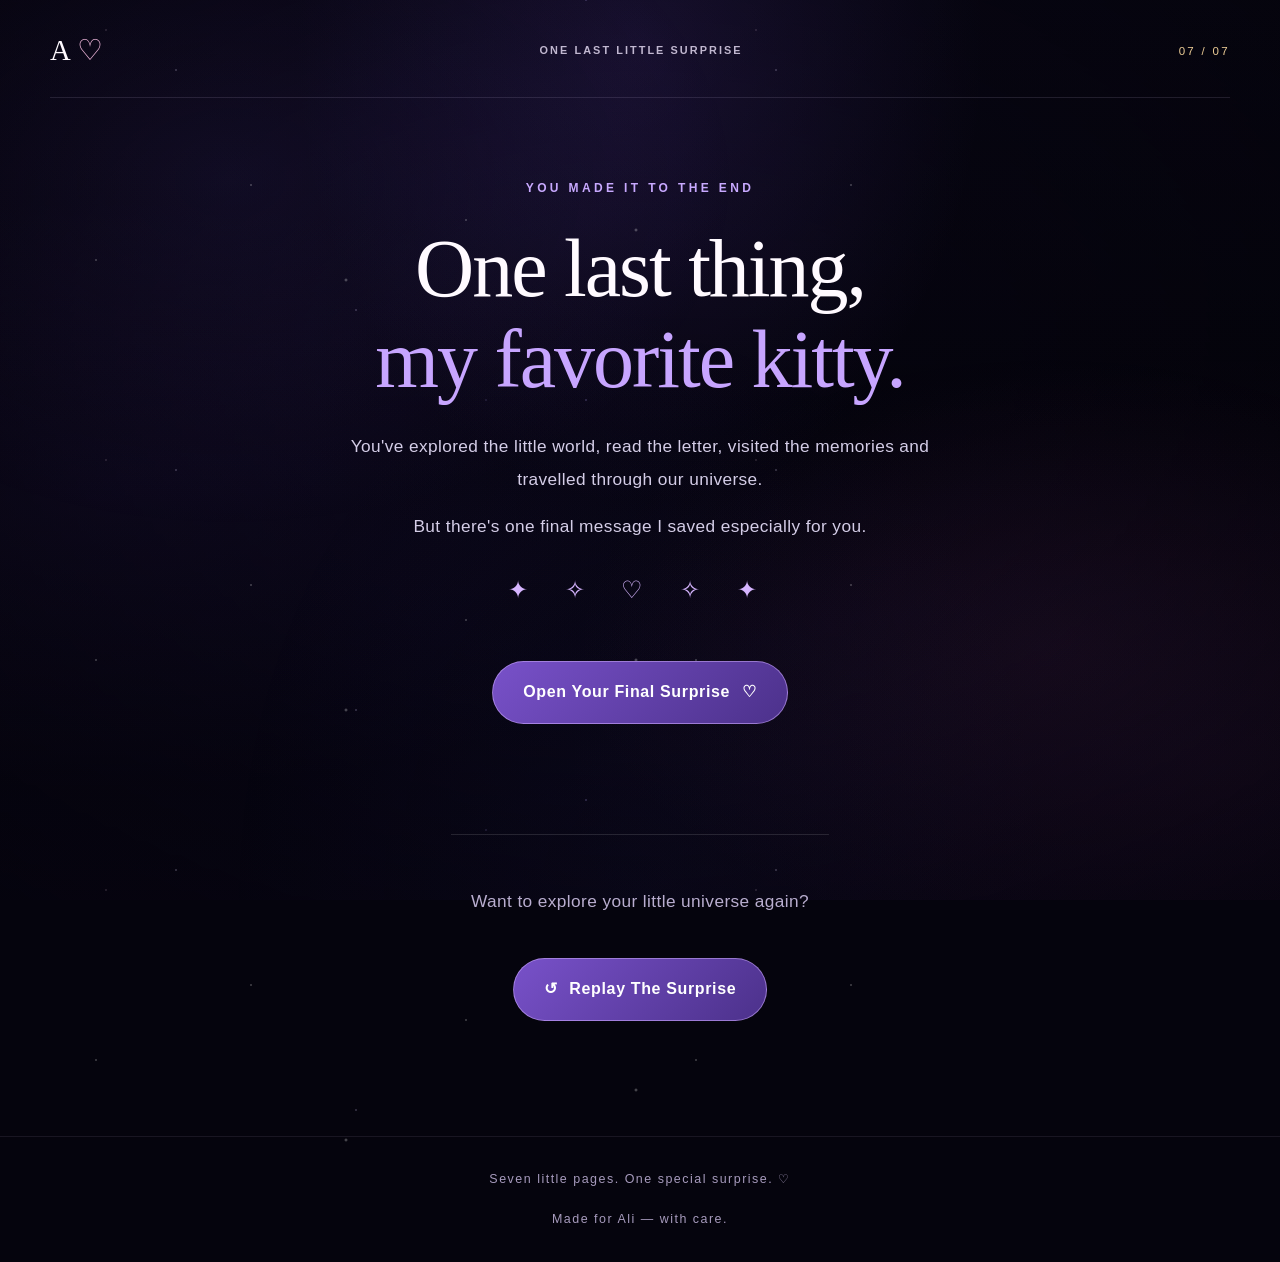
<file: final.html>
<!DOCTYPE html>
<html lang="en">

<head>
    <meta charset="UTF-8">
    <meta name="viewport" content="width=device-width, initial-scale=1.0">
    <meta name="theme-color" content="#080617">
    <meta name="description" content="One final little surprise, made for Ali.">

    <title>One Last Surprise | For Ali</title>

    <link rel="stylesheet" href="style.css">
    <link rel="stylesheet" href="responsive.css">

    <style>
        .final-page [hidden] {
            display: none !important;
        }

        .final-page .final-main {
            width: min(100% - 36px, 1050px);
            margin: 0 auto;
            min-height: 85vh;
            display: flex;
            flex-direction: column;
            align-items: center;
            justify-content: center;
            text-align: center;
            padding: 80px 0;
        }

        .final-page .final-hero {
            max-width: 800px;
            margin: 0 auto 45px;
        }

        .final-page .final-eyebrow {
            color: #c8a9ff;
            font-size: 12px;
            letter-spacing: .28em;
            text-transform: uppercase;
        }

        .final-page .final-main h1 {
            font-size: clamp(42px, 7vw, 82px);
            line-height: 1.1;
            margin: 25px 0;
        }

        .final-page .final-main h1 span {
            display: block;
            color: #c7a5ff;
        }

        .final-page .final-main p {
            max-width: 650px;
            margin: 15px auto;
            line-height: 1.9;
            color: #d4cde7;
        }

        .final-page .final-reveal-button,
        .final-page .final-replay-button {
            display: inline-flex;
            align-items: center;
            justify-content: center;
            gap: 12px;
            padding: 16px 30px;
            margin-top: 25px;
            border: 1px solid rgba(207, 174, 255, .55);
            border-radius: 50px;
            background: linear-gradient(135deg, #7851c9, #4c318b);
            color: #fff;
            text-decoration: none;
            font: inherit;
            font-weight: 600;
            letter-spacing: .04em;
            cursor: pointer;
            transition: transform .3s ease, box-shadow .3s ease;
        }

        .final-page .final-reveal-button:hover,
        .final-page .final-replay-button:hover {
            transform: translateY(-4px);
            box-shadow: 0 12px 35px rgba(135, 89, 220, .35);
        }

        .final-page .final-reveal-card {
            width: min(100%, 760px);
            margin: 35px auto;
            padding: clamp(25px, 5vw, 55px);
            border: 1px solid rgba(202, 169, 255, .3);
            border-radius: 24px;
            background: rgba(23, 15, 48, .8);
            box-shadow: 0 25px 70px rgba(0, 0, 0, .3);
            animation: finalRevealIn .8s ease both;
        }

        .final-page .final-reveal-card h2 {
            font-size: clamp(30px, 5vw, 48px);
            margin: 18px 0;
            color: #e8d7ff;
        }

        .final-page .final-reveal-card p {
            color: #e2d9f2;
        }

        .final-page .final-big-heart {
            display: block;
            font-size: 65px;
            margin: 20px 0;
            color: #e7b9ff;
            animation: finalHeartBeat 2s ease-in-out infinite;
        }

        .final-page .final-signature {
            margin-top: 30px;
            font-family: Georgia, serif;
            font-size: 25px;
            font-style: italic;
            color: #d8baff;
        }

        .final-page .final-stars {
            font-size: 24px;
            letter-spacing: 15px;
            color: #d6b5ff;
            margin: 25px 0;
        }

        .final-page .replay-section {
            margin-top: 65px;
            padding: 35px 20px;
            border-top: 1px solid rgba(255, 255, 255, .12);
        }

        .final-page .replay-section p {
            color: #b9aecf;
        }

        .final-page .final-footer {
            padding: 30px 15px;
            text-align: center;
            color: #a99bbf;
        }

        @keyframes finalRevealIn {
            from {
                opacity: 0;
                transform: translateY(35px) scale(.96);
            }

            to {
                opacity: 1;
                transform: translateY(0) scale(1);
            }
        }

        @keyframes finalHeartBeat {
            0%, 100% {
                transform: scale(1);
            }

            50% {
                transform: scale(1.12);
            }
        }

        @media (max-width: 600px) {
            .final-page .final-main {
                padding: 55px 0;
            }

            .final-page .final-reveal-button,
            .final-page .final-replay-button {
                padding: 14px 22px;
            }
        }

        @media (prefers-reduced-motion: reduce) {
            .final-page *,
            .final-page *::before,
            .final-page *::after {
                animation-duration: .01ms !important;
                transition-duration: .01ms !important;
            }
        }
    </style>
</head>

<body class="final-page">

    <!-- BACKGROUND -->
    <div class="page-background" aria-hidden="true"></div>
    <div class="background-overlay" aria-hidden="true"></div>
    <div class="stars stars-one" aria-hidden="true"></div>
    <div class="stars stars-two" aria-hidden="true"></div>

    <!-- HEADER -->
    <header class="page-header">
        <a href="index.html" class="header-logo">A <span>♡</span></a>
        <span class="header-caption">ONE LAST LITTLE SURPRISE</span>
        <span class="page-counter">07 / 07</span>
    </header>

    <!-- MAIN -->
    <main class="final-main">

        <section class="final-hero">

            <span class="final-eyebrow">
                YOU MADE IT TO THE END
            </span>

            <h1>
                One last thing,
                <span>my favorite kitty.</span>
            </h1>

            <p>
                You've explored the little world,
                read the letter, visited the memories
                and travelled through our universe.
            </p>

            <p>
                But there's one final message
                I saved especially for you.
            </p>

            <div class="final-stars">✦ ✧ ♡ ✧ ✦</div>

            <button
                type="button"
                class="final-reveal-button"
                id="finalReveal"
                aria-controls="finalSecretMessage"
                aria-expanded="false">

                Open Your Final Surprise
                <span aria-hidden="true">♡</span>

            </button>

        </section>

        <!-- HIDDEN FINAL MESSAGE -->
        <section
            class="final-reveal-card"
            id="finalSecretMessage"
            hidden
            aria-live="polite">

            <span class="final-eyebrow">
                JUST FOR YOU, ALI
            </span>

            <div class="final-big-heart">♡</div>

            <h2>
                Happy Birthday, Ali.
            </h2>

            <p>
                I know this surprise arrived a little
                later than your birthday, but I still
                wanted you to have something made
                with time, effort and care.
            </p>

            <p>
                Every page was another little idea
                I wanted to turn into something real.
                There were mistakes, fixes, late work
                and plenty of learning along the way.
            </p>

            <p>
                I hope this website makes you smile
                and reminds you that even a simple
                little gift can carry a lot of thought.
            </p>

            <p>
                Keep chasing your dreams.
                Keep discovering new things.
                Take care of yourself and never
                forget how much your happiness matters.
            </p>

            <p>
                Here's to more beautiful days,
                more laughter and more memories
                waiting to be made.
            </p>

            <div class="final-stars">✦ ✧ ♡ ✧ ✦</div>

            <span class="final-signature">
                Made with love, just for you.
            </span>

            <div class="final-big-heart">🐱</div>

        </section>

        <!-- REPLAY -->
        <section class="replay-section">

            <p>
                Want to explore your little universe again?
            </p>

            <a href="index.html" class="final-replay-button">
                <span aria-hidden="true">↺</span>
                Replay The Surprise
            </a>

        </section>

    </main>

    <!-- FOOTER -->
    <footer class="final-footer">
        <p>Seven little pages. One special surprise. ♡</p>
        <p>Made for Ali — with care.</p>
    </footer>

    <!-- FINAL MESSAGE BUTTON -->
    <script>
        (function () {
            const revealButton =
                document.getElementById("finalReveal");

            const secretMessage =
                document.getElementById("finalSecretMessage");

            if (!revealButton || !secretMessage) return;

            revealButton.addEventListener("click", function () {

                const isHidden = secretMessage.hidden;

                secretMessage.hidden = !isHidden;

                revealButton.setAttribute(
                    "aria-expanded",
                    String(isHidden)
                );

                revealButton.innerHTML = isHidden
                    ? 'Close Final Surprise <span aria-hidden="true">♡</span>'
                    : 'Open Your Final Surprise <span aria-hidden="true">♡</span>';

                if (isHidden) {
                    secretMessage.scrollIntoView({
                        behavior: "smooth",
                        block: "center"
                    });
                }

            });
        })();
    </script>

    <!-- MAIN JAVASCRIPT — LOAD ONLY ONCE -->
    <script src="script.js"></script>
</body>
</html>
</file>
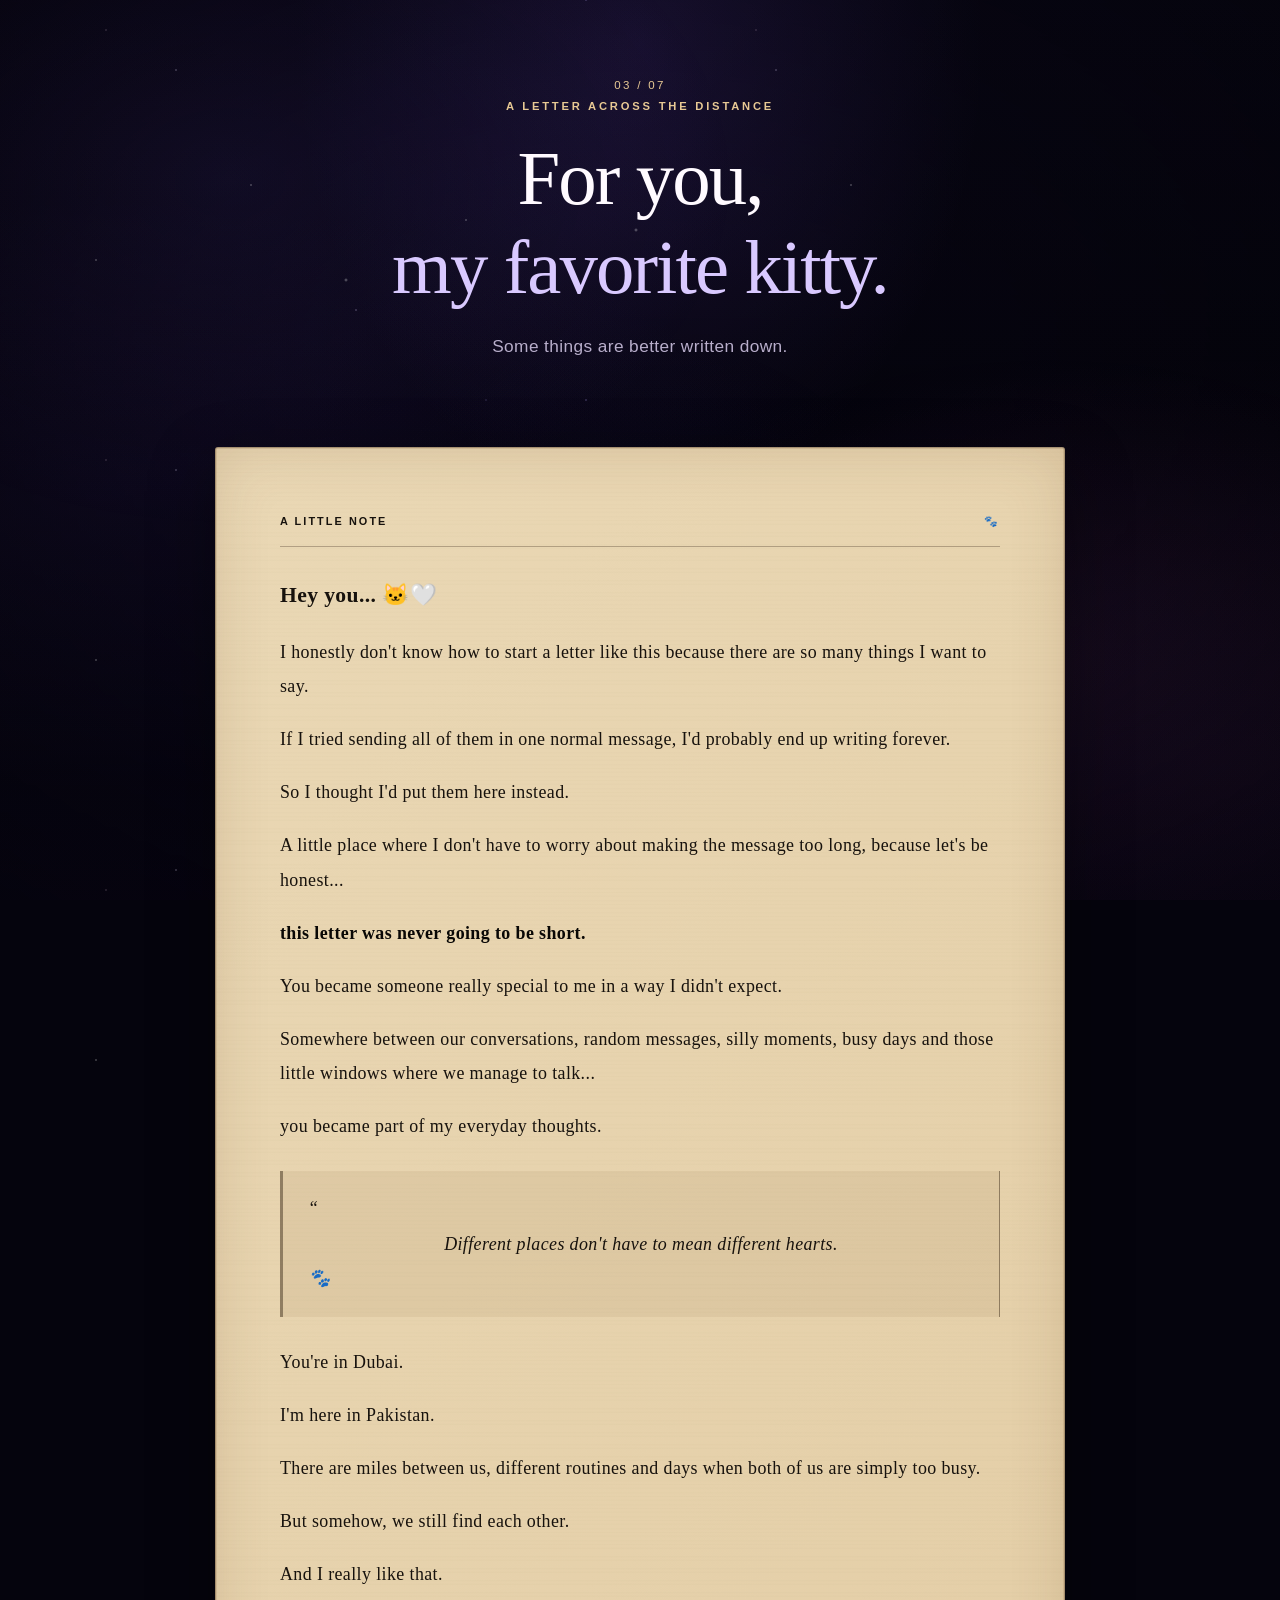
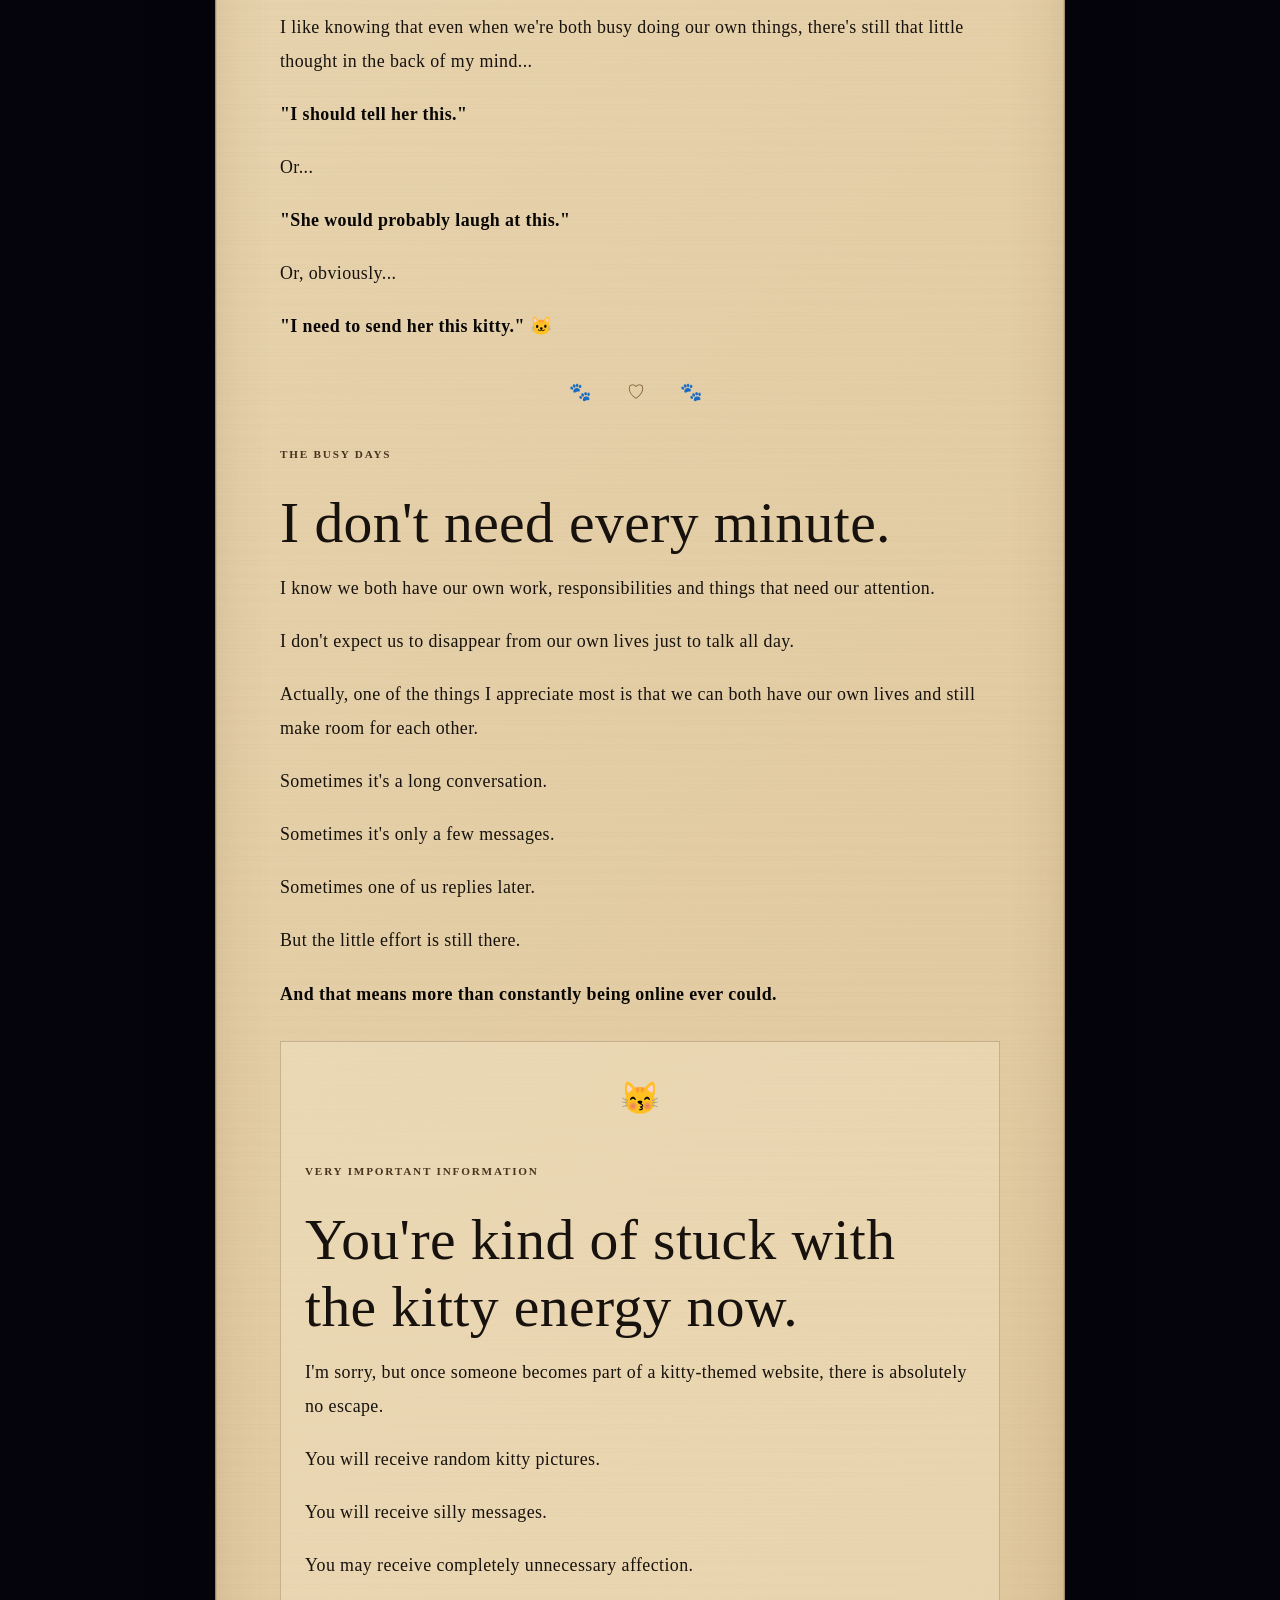
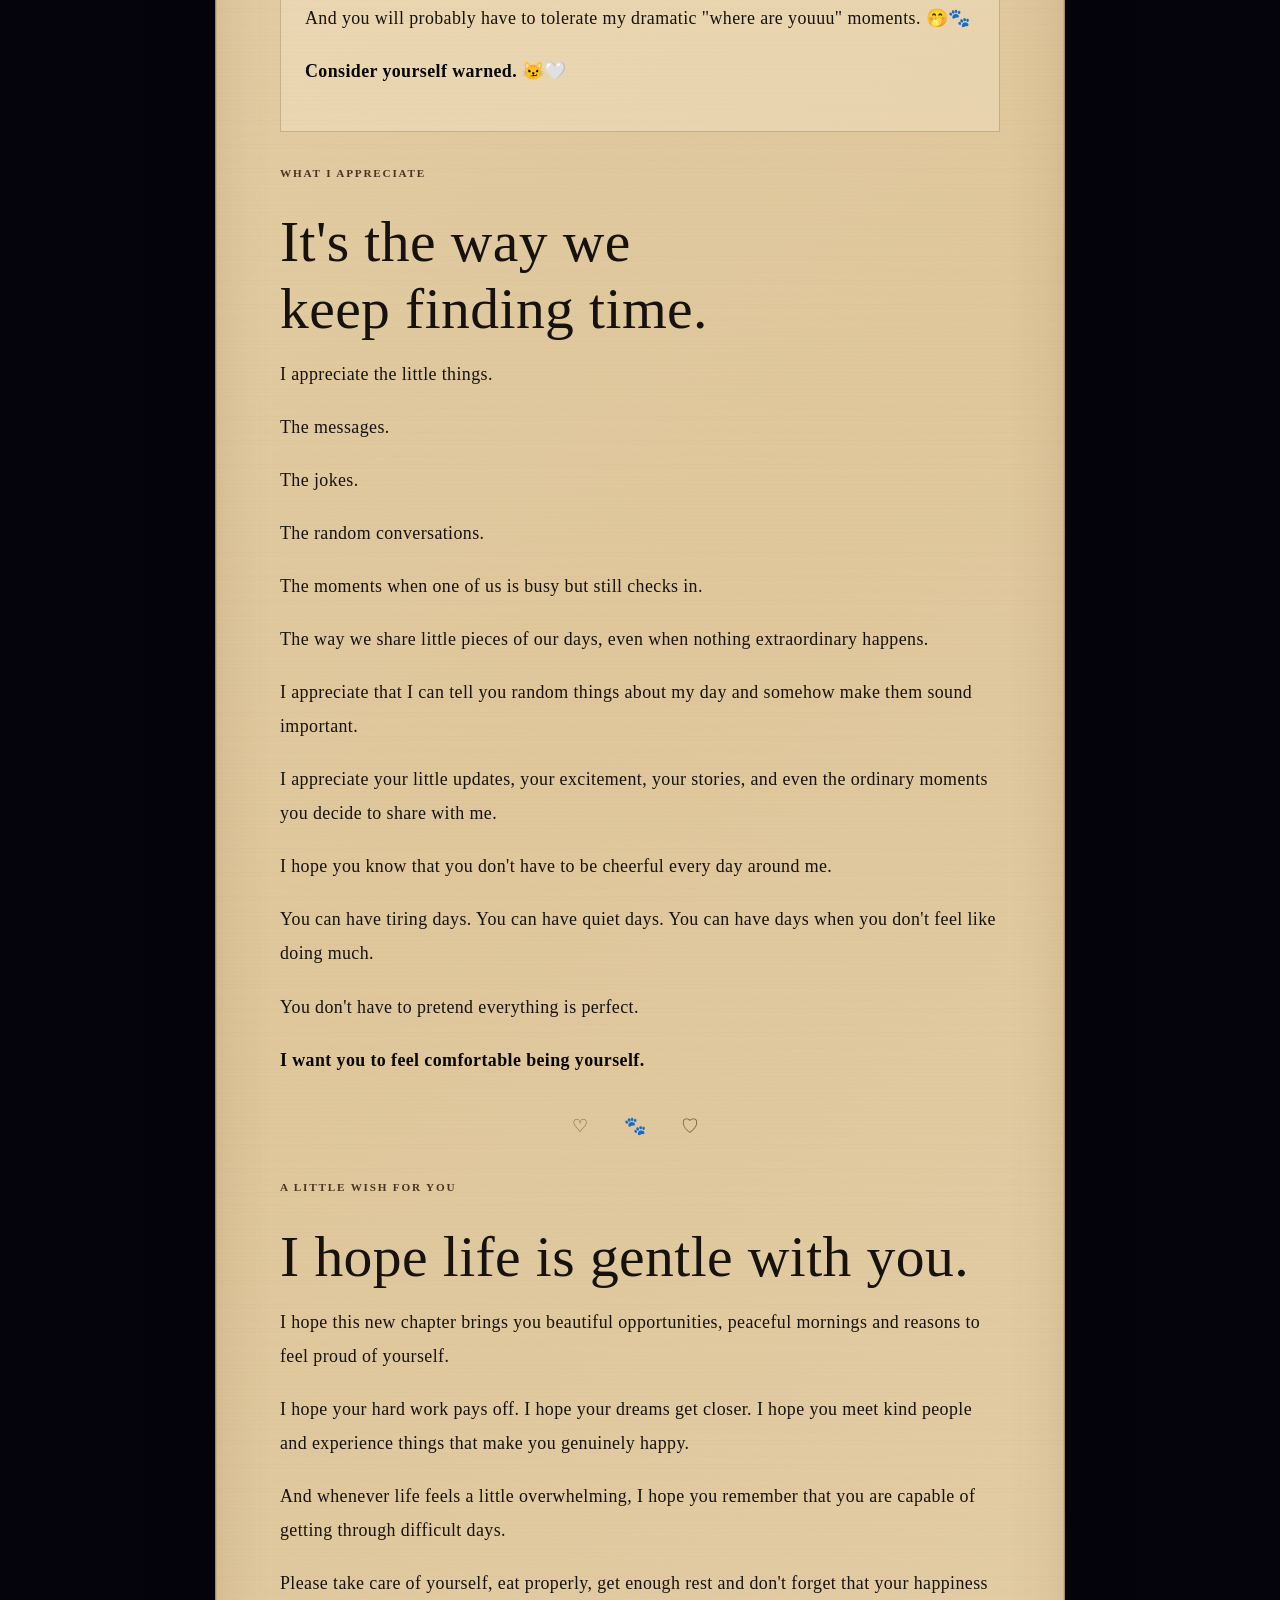
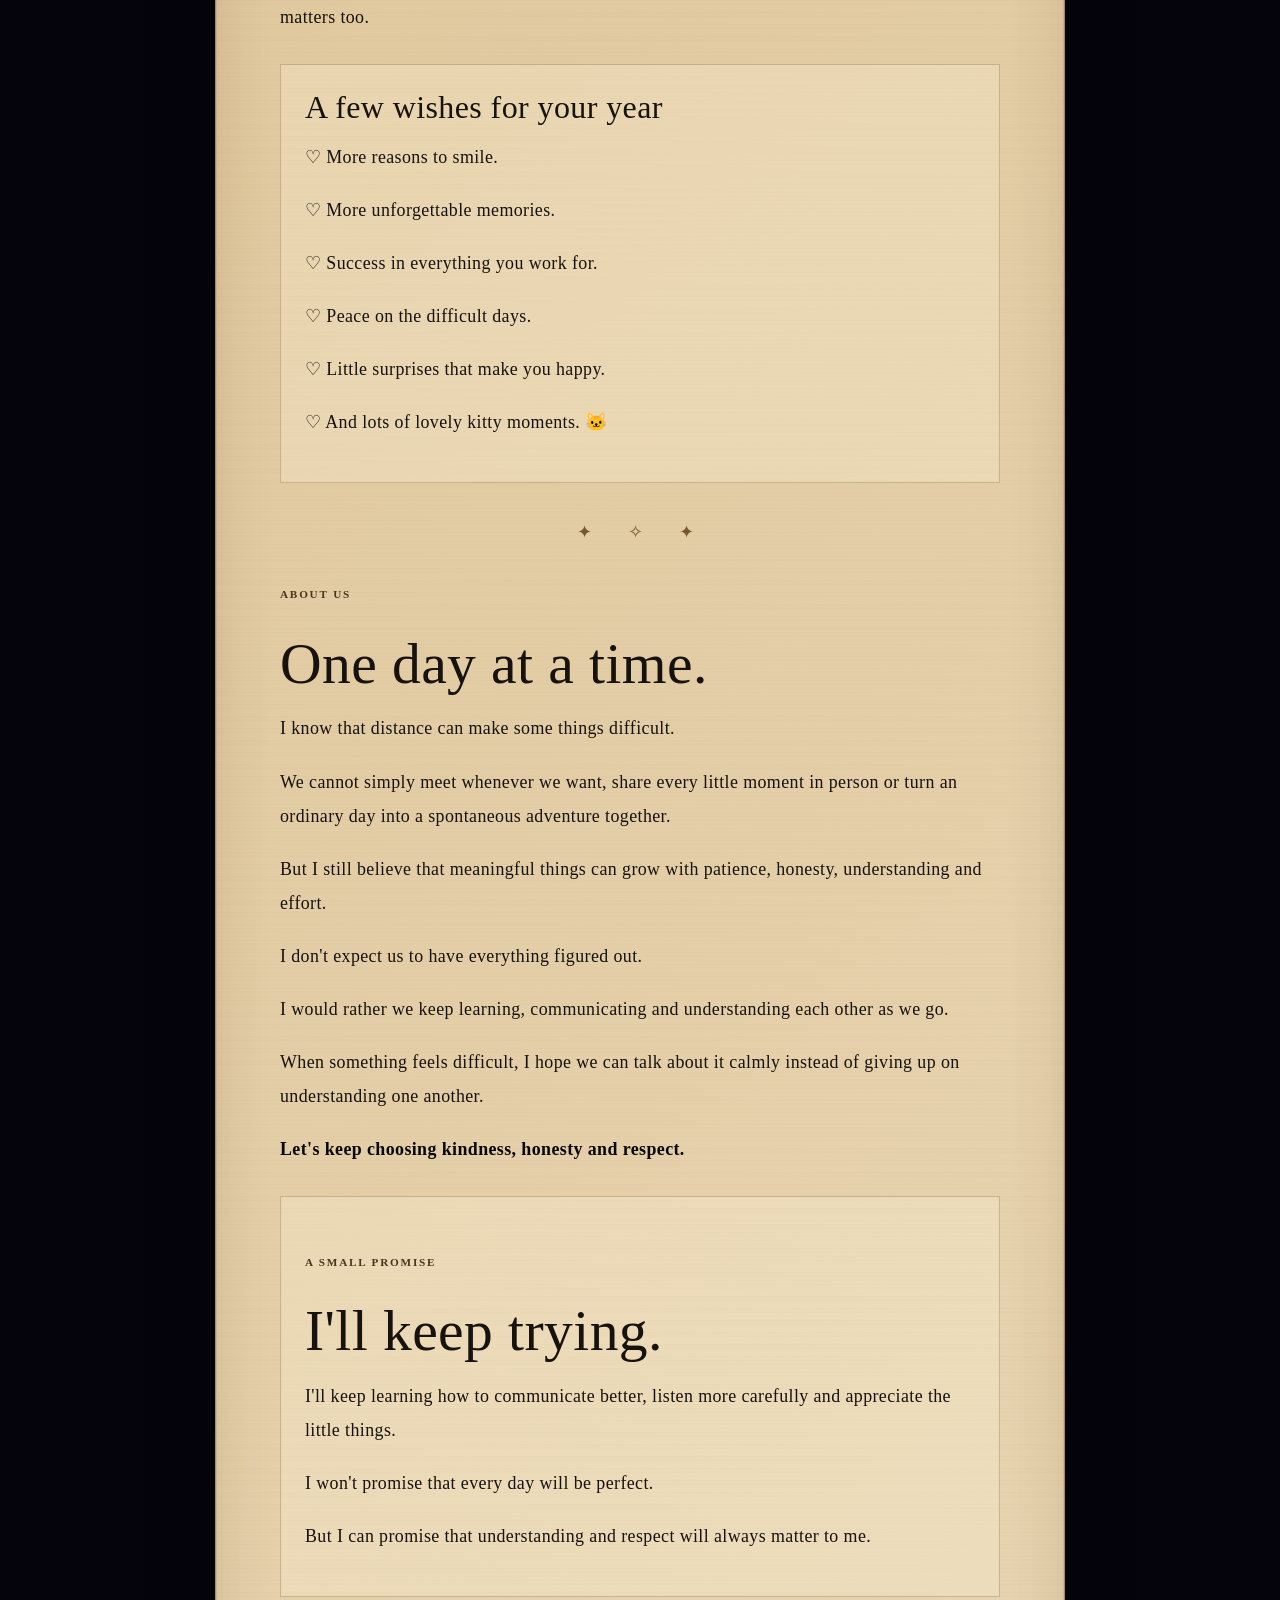
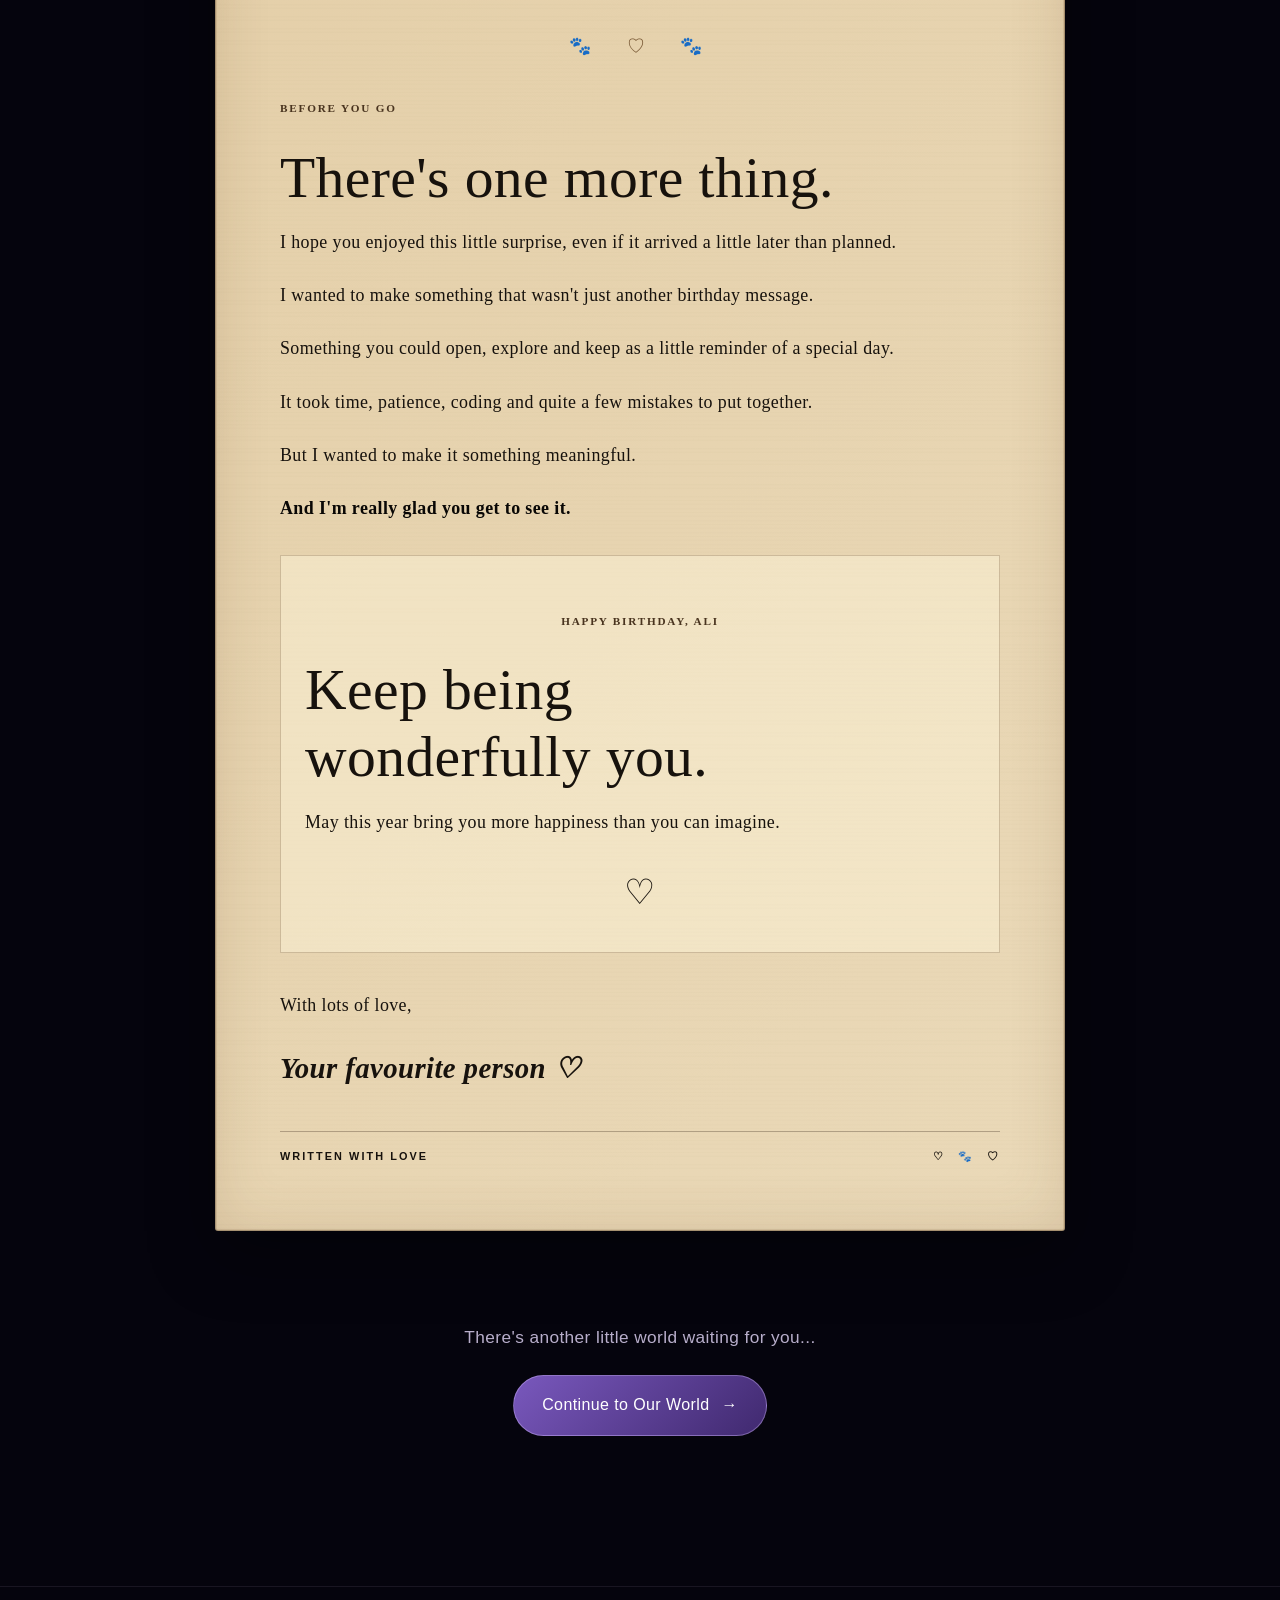
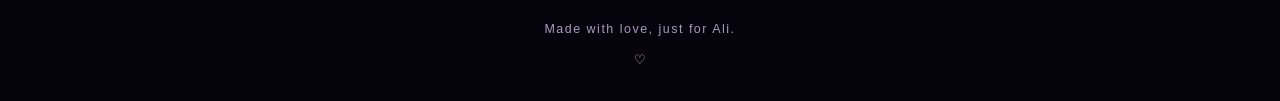
<file: letter.html>
<!DOCTYPE html>
<html lang="en">
<head>
    <meta charset="UTF-8">
    <meta name="viewport" content="width=device-width, initial-scale=1.0">
    <meta name="description" content="A little letter written across the distance.">
    <title>A Letter For You | Ali's Birthday</title>

    <link rel="stylesheet" href="style.css">
    <link rel="stylesheet" href="responsive.css">

    <style>
        /* VINTAGE PAPER — DARK BLACK INK */
        .letter-page .letter-paper {
            background: linear-gradient(
                135deg,
                #ead8b5 0%,
                #dfc69b 48%,
                #ead9b8 100%
            );
            color: #17120d !important;
            border: 1px solid rgba(74, 48, 23, .42);
            box-shadow:
                0 22px 65px rgba(0, 0, 0, .38),
                inset 0 0 55px rgba(104, 70, 34, .16);
            position: relative;
        }

        .letter-page .letter-paper::before {
            content: "";
            position: absolute;
            inset: 0;
            pointer-events: none;
            background: repeating-linear-gradient(
                0deg,
                rgba(70, 45, 20, .025) 0,
                rgba(70, 45, 20, .025) 1px,
                transparent 1px,
                transparent 4px
            );
            opacity: .65;
        }

        .letter-page .letter-paper-top,
        .letter-page .letter-paper-footer,
        .letter-page .letter-body {
            position: relative;
            z-index: 1;
        }

        .letter-page .letter-body,
        .letter-page .letter-body p,
        .letter-page .letter-body h2,
        .letter-page .letter-body h3,
        .letter-page .letter-body span,
        .letter-page .letter-paper-top,
        .letter-page .letter-paper-footer {
            color: #17120d !important;
            text-shadow: none !important;
        }

        .letter-page .letter-body p {
            line-height: 1.9;
        }

        .letter-page .letter-body .letter-emphasis,
        .letter-page .letter-body .letter-final-highlight {
            color: #090705 !important;
            font-weight: 700;
        }

        .letter-page .letter-body .letter-quote {
            color: #17120d !important;
            border-color: rgba(48, 32, 17, .45);
        }

        .letter-page .letter-body .letter-section-label {
            color: #49341f !important;
            letter-spacing: .16em;
        }

        .letter-page .letter-paper-top,
        .letter-page .letter-paper-footer {
            border-color: rgba(48, 32, 17, .3);
        }

        .letter-page [hidden] {
            display: none !important;
        }

        @media (max-width: 760px) {
            .letter-page .letter-paper {
                padding-left: 22px;
                padding-right: 22px;
            }

            .letter-page .letter-body {
                overflow-wrap: anywhere;
            }
        }
    </style>
</head>

<body class="letter-page">

    <!-- CINEMATIC BACKGROUND -->
    <div class="page-background" aria-hidden="true"></div>
    <div class="background-overlay" aria-hidden="true"></div>

    <!-- STARS -->
    <div class="stars stars-one" aria-hidden="true"></div>
    <div class="stars stars-two" aria-hidden="true"></div>

    <!-- PAGE -->
    <main class="letter-main" aria-label="A birthday letter for Ali">

        <!-- PAGE INTRO -->
        <section class="letter-intro">
            <div class="page-number">03 / 07</div>

            <span class="letter-kicker">
                A LETTER ACROSS THE DISTANCE
            </span>

            <h1>
                For you,
                <span>my favorite kitty.</span>
            </h1>

            <p class="letter-intro-text">
                Some things are better written down.
            </p>
        </section>

        <!-- PAPER -->
        <section class="letter-section">

            <article class="letter-paper"
                aria-label="Handwritten-style letter on vintage paper">

                <div class="letter-paper-top">
                    <span>A LITTLE NOTE</span>
                    <span>🐾</span>
                </div>

                <!-- LETTER CONTENT -->
                <div class="letter-body">

                    <p class="letter-greeting">
                        Hey you... 🐱🤍
                    </p>

                    <p>
                        I honestly don't know how to start
                        a letter like this because there are
                        so many things I want to say.
                    </p>

                    <p>
                        If I tried sending all of them in
                        one normal message, I'd probably
                        end up writing forever.
                    </p>

                    <p>
                        So I thought I'd put them here instead.
                    </p>

                    <p>
                        A little place where I don't have to
                        worry about making the message too
                        long, because let's be honest...
                    </p>

                    <p class="letter-emphasis">
                        this letter was never going to be short.
                    </p>

                    <p>
                        You became someone really special
                        to me in a way I didn't expect.
                    </p>

                    <p>
                        Somewhere between our conversations,
                        random messages, silly moments,
                        busy days and those little windows
                        where we manage to talk...
                    </p>

                    <p>
                        you became part of my everyday thoughts.
                    </p>

                    <div class="letter-quote">
                        <span>“</span>
                        <p>
                            Different places don't have to
                            mean different hearts.
                        </p>
                        <span>🐾</span>
                    </div>

                    <p>You're in Dubai.</p>

                    <p>I'm here in Pakistan.</p>

                    <p>
                        There are miles between us,
                        different routines and days when
                        both of us are simply too busy.
                    </p>

                    <p>
                        But somehow, we still find each other.
                    </p>

                    <p>And I really like that.</p>

                    <p>
                        I like knowing that even when
                        we're both busy doing our own
                        things, there's still that little
                        thought in the back of my mind...
                    </p>

                    <p class="letter-emphasis">
                        "I should tell her this."
                    </p>

                    <p>Or...</p>

                    <p class="letter-emphasis">
                        "She would probably laugh at this."
                    </p>

                    <p>Or, obviously...</p>

                    <p class="letter-emphasis">
                        "I need to send her this kitty." 🐱
                    </p>

                    <div class="letter-divider">
                        🐾　♡　🐾
                    </div>

                    <span class="letter-section-label">
                        THE BUSY DAYS
                    </span>

                    <h2>I don't need every minute.</h2>

                    <p>
                        I know we both have our own work,
                        responsibilities and things that
                        need our attention.
                    </p>

                    <p>
                        I don't expect us to disappear
                        from our own lives just to talk
                        all day.
                    </p>

                    <p>
                        Actually, one of the things I
                        appreciate most is that we can
                        both have our own lives and still
                        make room for each other.
                    </p>

                    <p>
                        Sometimes it's a long conversation.
                    </p>

                    <p>
                        Sometimes it's only a few messages.
                    </p>

                    <p>
                        Sometimes one of us replies later.
                    </p>

                    <p>
                        But the little effort is still there.
                    </p>

                    <p class="letter-emphasis">
                        And that means more than
                        constantly being online ever could.
                    </p>

                    <div class="letter-cute-note">
                        <div class="cute-note-icon">😽</div>

                        <span class="letter-section-label">
                            VERY IMPORTANT INFORMATION
                        </span>

                        <h2>
                            You're kind of stuck with
                            the kitty energy now.
                        </h2>

                        <p>
                            I'm sorry, but once someone
                            becomes part of a kitty-themed
                            website, there is absolutely
                            no escape.
                        </p>

                        <p>You will receive random kitty pictures.</p>
                        <p>You will receive silly messages.</p>
                        <p>You may receive completely unnecessary affection.</p>

                        <p>
                            And you will probably have
                            to tolerate my dramatic
                            "where are youuu" moments. 🤭🐾
                        </p>

                        <p class="letter-emphasis">
                            Consider yourself warned. 😼🤍
                        </p>
                    </div>

                    <span class="letter-section-label">
                        WHAT I APPRECIATE
                    </span>

                    <h2>
                        It's the way we keep finding time.
                    </h2>

                    <p>I appreciate the little things.</p>
                    <p>The messages.</p>
                    <p>The jokes.</p>
                    <p>The random conversations.</p>
                    <p>
                        The moments when one of us
                        is busy but still checks in.
                    </p>
                                        <p>
                        The way we share little pieces of
                        our days, even when nothing
                        extraordinary happens.
                    </p>

                    <p>
                        I appreciate that I can tell you
                        random things about my day and
                        somehow make them sound important.
                    </p>

                    <p>
                        I appreciate your little updates,
                        your excitement, your stories,
                        and even the ordinary moments
                        you decide to share with me.
                    </p>

                    <p>
                        I hope you know that you don't
                        have to be cheerful every day
                        around me.
                    </p>

                    <p>
                        You can have tiring days.
                        You can have quiet days.
                        You can have days when you
                        don't feel like doing much.
                    </p>

                    <p>
                        You don't have to pretend
                        everything is perfect.
                    </p>

                    <p class="letter-emphasis">
                        I want you to feel comfortable
                        being yourself.
                    </p>

                    <div class="letter-divider">
                        ♡　🐾　♡
                    </div>

                    <span class="letter-section-label">
                        A LITTLE WISH FOR YOU
                    </span>

                    <h2>
                        I hope life is gentle with you.
                    </h2>

                    <p>
                        I hope this new chapter brings
                        you beautiful opportunities,
                        peaceful mornings and reasons
                        to feel proud of yourself.
                    </p>

                    <p>
                        I hope your hard work pays off.
                        I hope your dreams get closer.
                        I hope you meet kind people
                        and experience things that
                        make you genuinely happy.
                    </p>

                    <p>
                        And whenever life feels a little
                        overwhelming, I hope you remember
                        that you are capable of getting
                        through difficult days.
                    </p>

                    <p>
                        Please take care of yourself,
                        eat properly, get enough rest
                        and don't forget that your
                        happiness matters too.
                    </p>

                    <div class="letter-wishes">
                        <h3>A few wishes for your year</h3>

                        <p>♡ More reasons to smile.</p>
                        <p>♡ More unforgettable memories.</p>
                        <p>♡ Success in everything you work for.</p>
                        <p>♡ Peace on the difficult days.</p>
                        <p>♡ Little surprises that make you happy.</p>
                        <p>♡ And lots of lovely kitty moments. 🐱</p>
                    </div>

                    <div class="letter-divider">
                        ✦　✧　✦
                    </div>

                    <span class="letter-section-label">
                        ABOUT US
                    </span>

                    <h2>
                        One day at a time.
                    </h2>

                    <p>
                        I know that distance can make
                        some things difficult.
                    </p>

                    <p>
                        We cannot simply meet whenever
                        we want, share every little
                        moment in person or turn an
                        ordinary day into a spontaneous
                        adventure together.
                    </p>

                    <p>
                        But I still believe that meaningful
                        things can grow with patience,
                        honesty, understanding and effort.
                    </p>

                    <p>
                        I don't expect us to have
                        everything figured out.
                    </p>

                    <p>
                        I would rather we keep learning,
                        communicating and understanding
                        each other as we go.
                    </p>

                    <p>
                        When something feels difficult,
                        I hope we can talk about it
                        calmly instead of giving up
                        on understanding one another.
                    </p>

                    <p class="letter-emphasis">
                        Let's keep choosing kindness,
                        honesty and respect.
                    </p>

                    <div class="letter-promise">
                        <span class="letter-section-label">
                            A SMALL PROMISE
                        </span>

                        <h2>
                            I'll keep trying.
                        </h2>

                        <p>
                            I'll keep learning how to
                            communicate better, listen
                            more carefully and appreciate
                            the little things.
                        </p>

                        <p>
                            I won't promise that every
                            day will be perfect.
                        </p>

                        <p>
                            But I can promise that
                            understanding and respect
                            will always matter to me.
                        </p>
                    </div>

                    <div class="letter-divider">
                        🐾　♡　🐾
                    </div>

                    <span class="letter-section-label">
                        BEFORE YOU GO
                    </span>

                    <h2>
                        There's one more thing.
                    </h2>

                    <p>
                        I hope you enjoyed this little
                        surprise, even if it arrived
                        a little later than planned.
                    </p>

                    <p>
                        I wanted to make something
                        that wasn't just another
                        birthday message.
                    </p>

                    <p>
                        Something you could open,
                        explore and keep as a little
                        reminder of a special day.
                    </p>

                    <p>
                        It took time, patience,
                        coding and quite a few
                        mistakes to put together.
                    </p>

                    <p>
                        But I wanted to make it
                        something meaningful.
                    </p>

                    <p class="letter-emphasis">
                        And I'm really glad you get
                        to see it.
                    </p>

                    <div class="letter-final-card">
                        <span class="letter-section-label">
                            HAPPY BIRTHDAY, ALI
                        </span>

                        <h2>
                            Keep being wonderfully you.
                        </h2>

                        <p>
                            May this year bring you
                            more happiness than you
                            can imagine.
                        </p>

                        <span class="letter-final-heart">
                            ♡
                        </span>
                    </div>

                    <p class="letter-ending">
                        With lots of love,
                    </p>

                    <p class="letter-signature">
                        Your favourite person
                        <span>♡</span>
                    </p>

                </div>
                                <div class="letter-paper-footer">
                    <span>WRITTEN WITH LOVE</span>
                    <span>♡　🐾　♡</span>
                </div>

            </article>
        </section>

        <!-- NEXT PAGE -->
        <section class="letter-next">
            <p class="letter-next-text">
                There's another little world waiting for you...
            </p>

            <a href="our-world.html" class="letter-next-button">
                <span>Continue to Our World</span>
                <span aria-hidden="true">→</span>
            </a>
        </section>

    </main>

    <!-- PAGE FOOTER -->
    <footer class="page-footer">
        <p>Made with love, just for Ali.</p>
        <span>♡</span>
    </footer>

    <!-- SCRIPTS -->

<script src="script.js"></script>
</body>
</html>
</file>
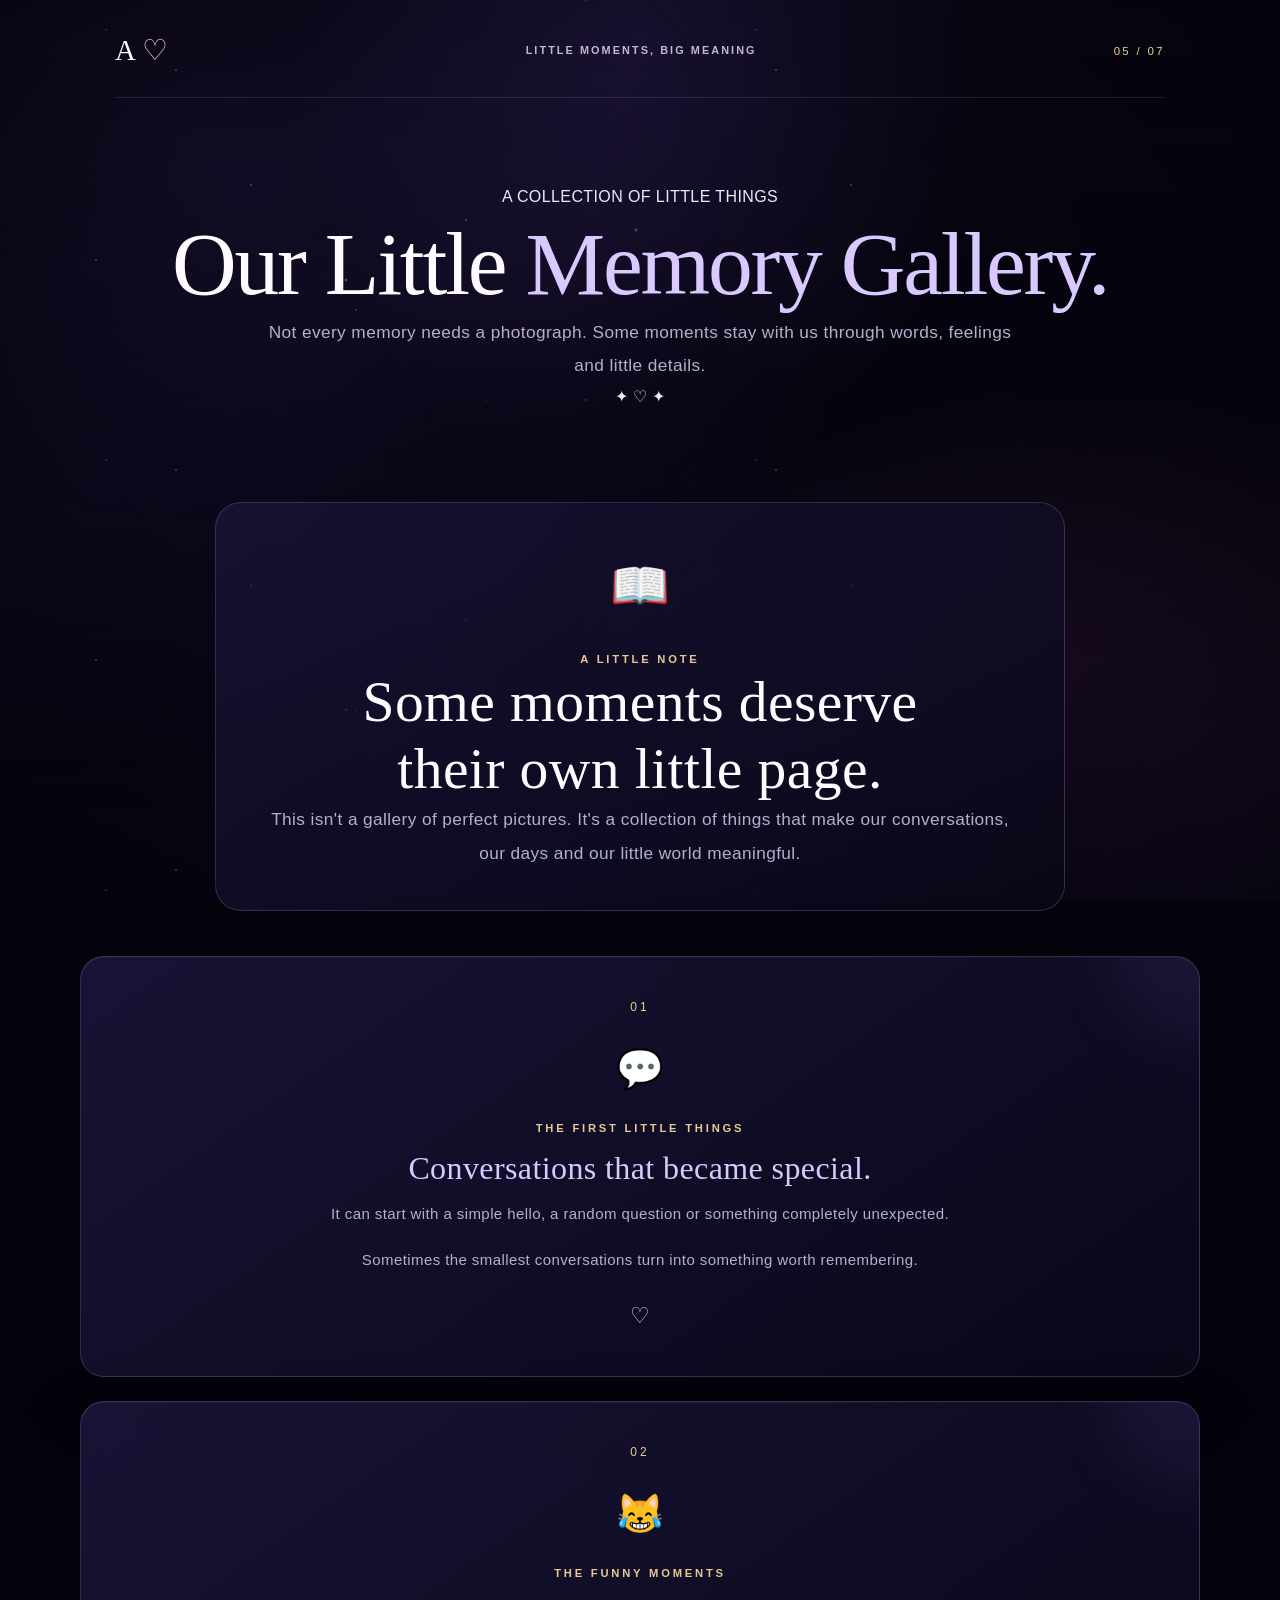
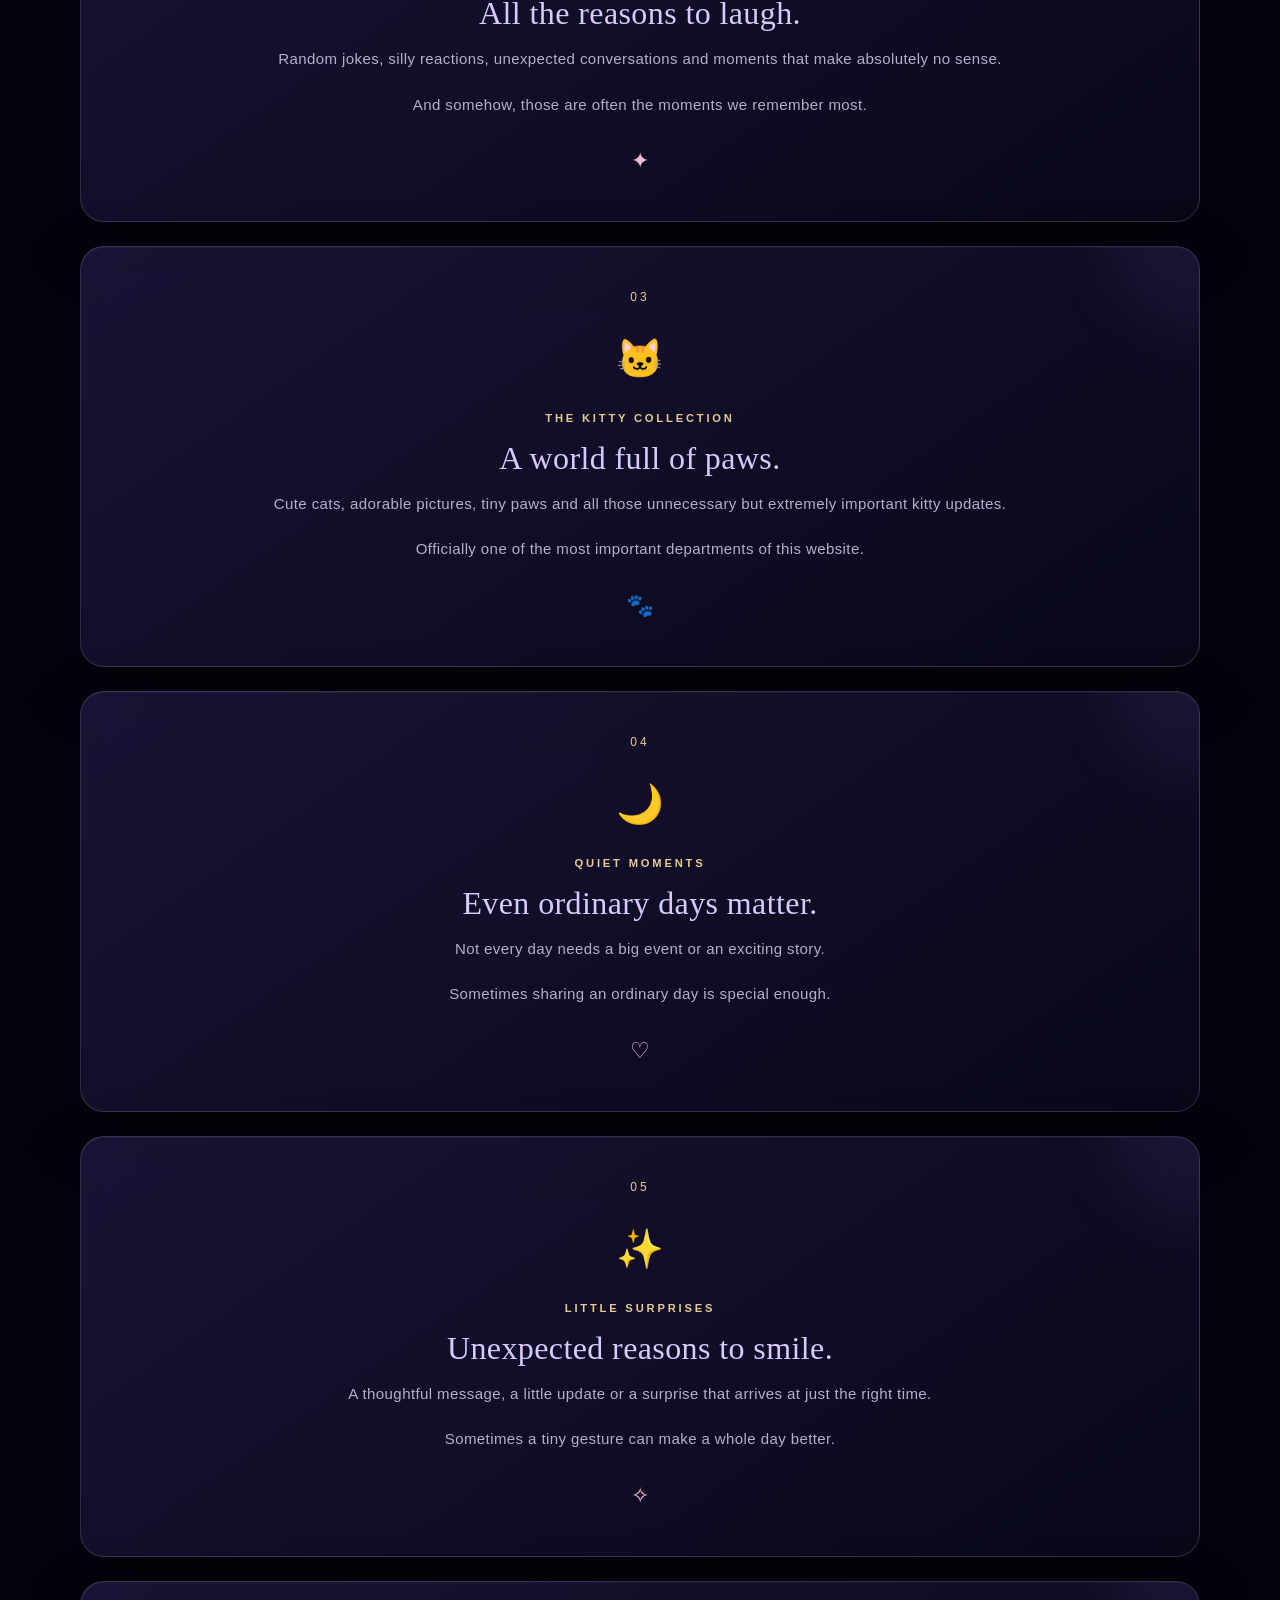
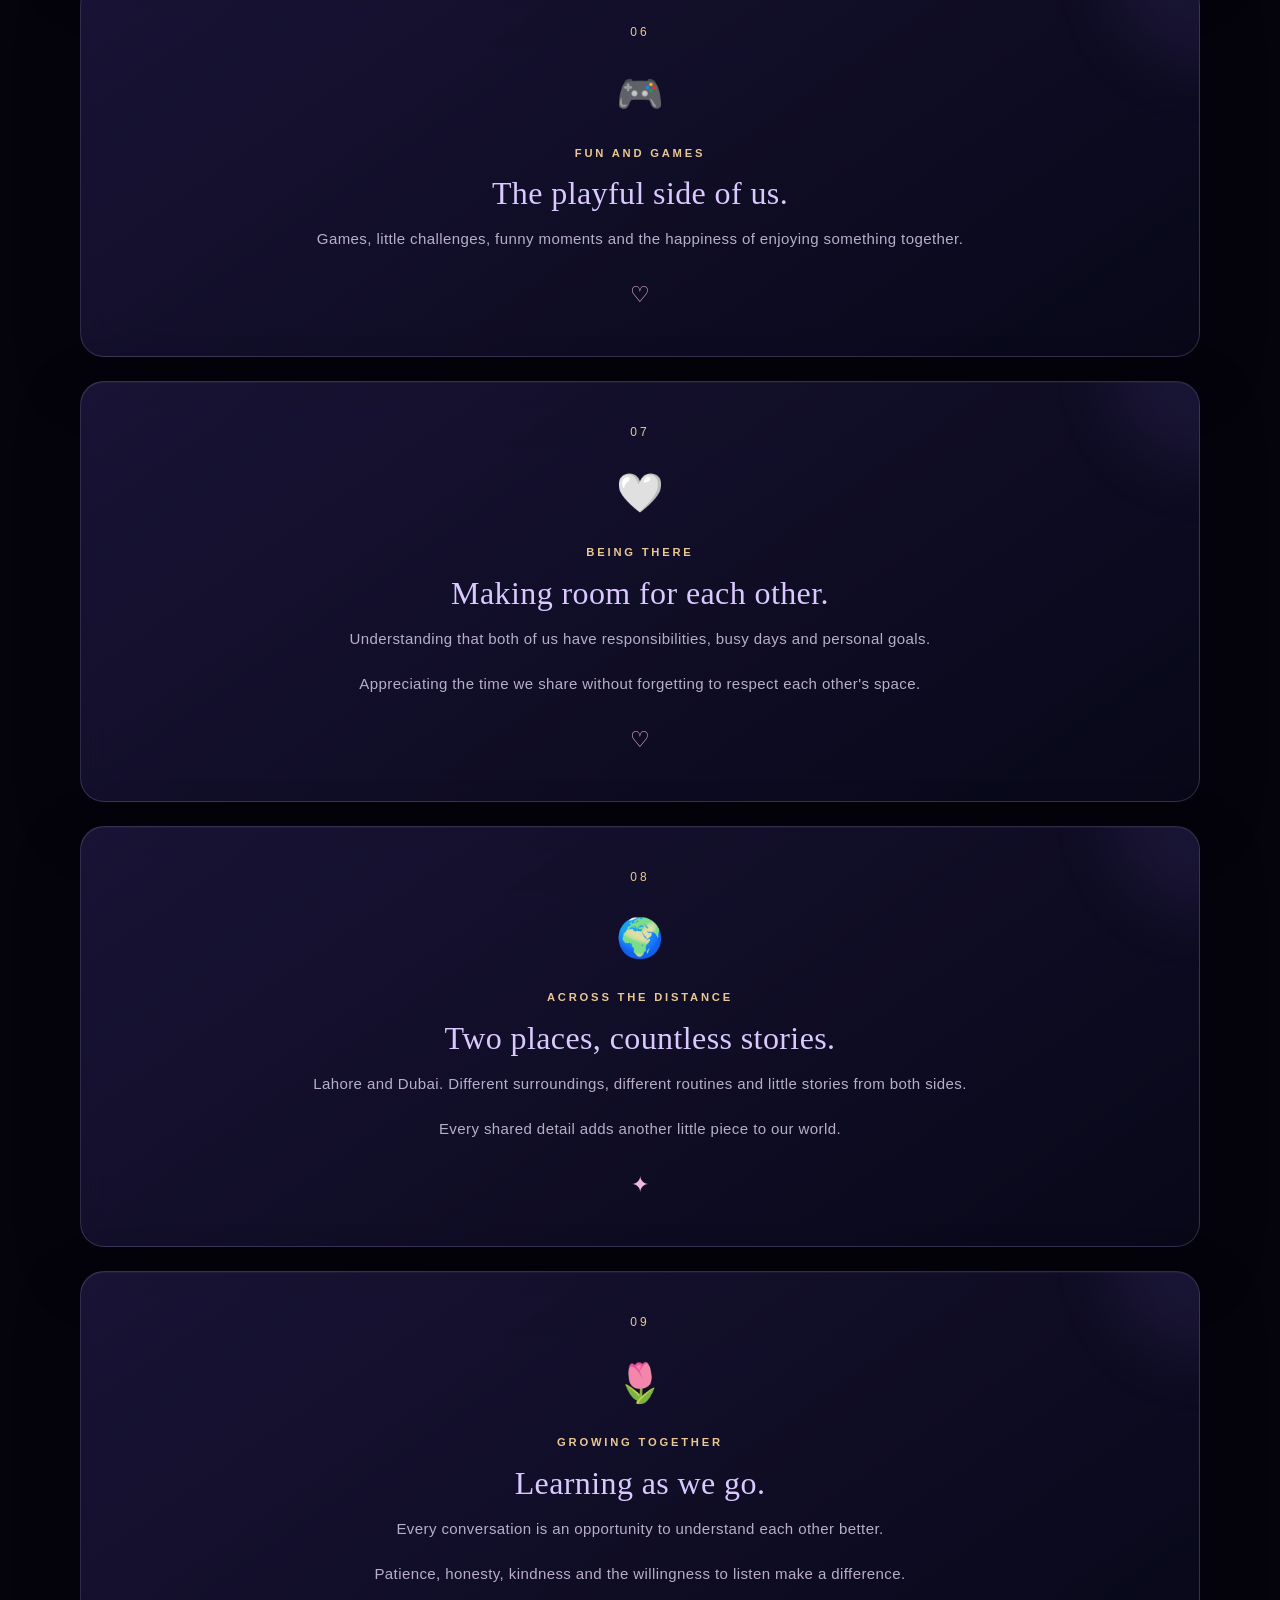
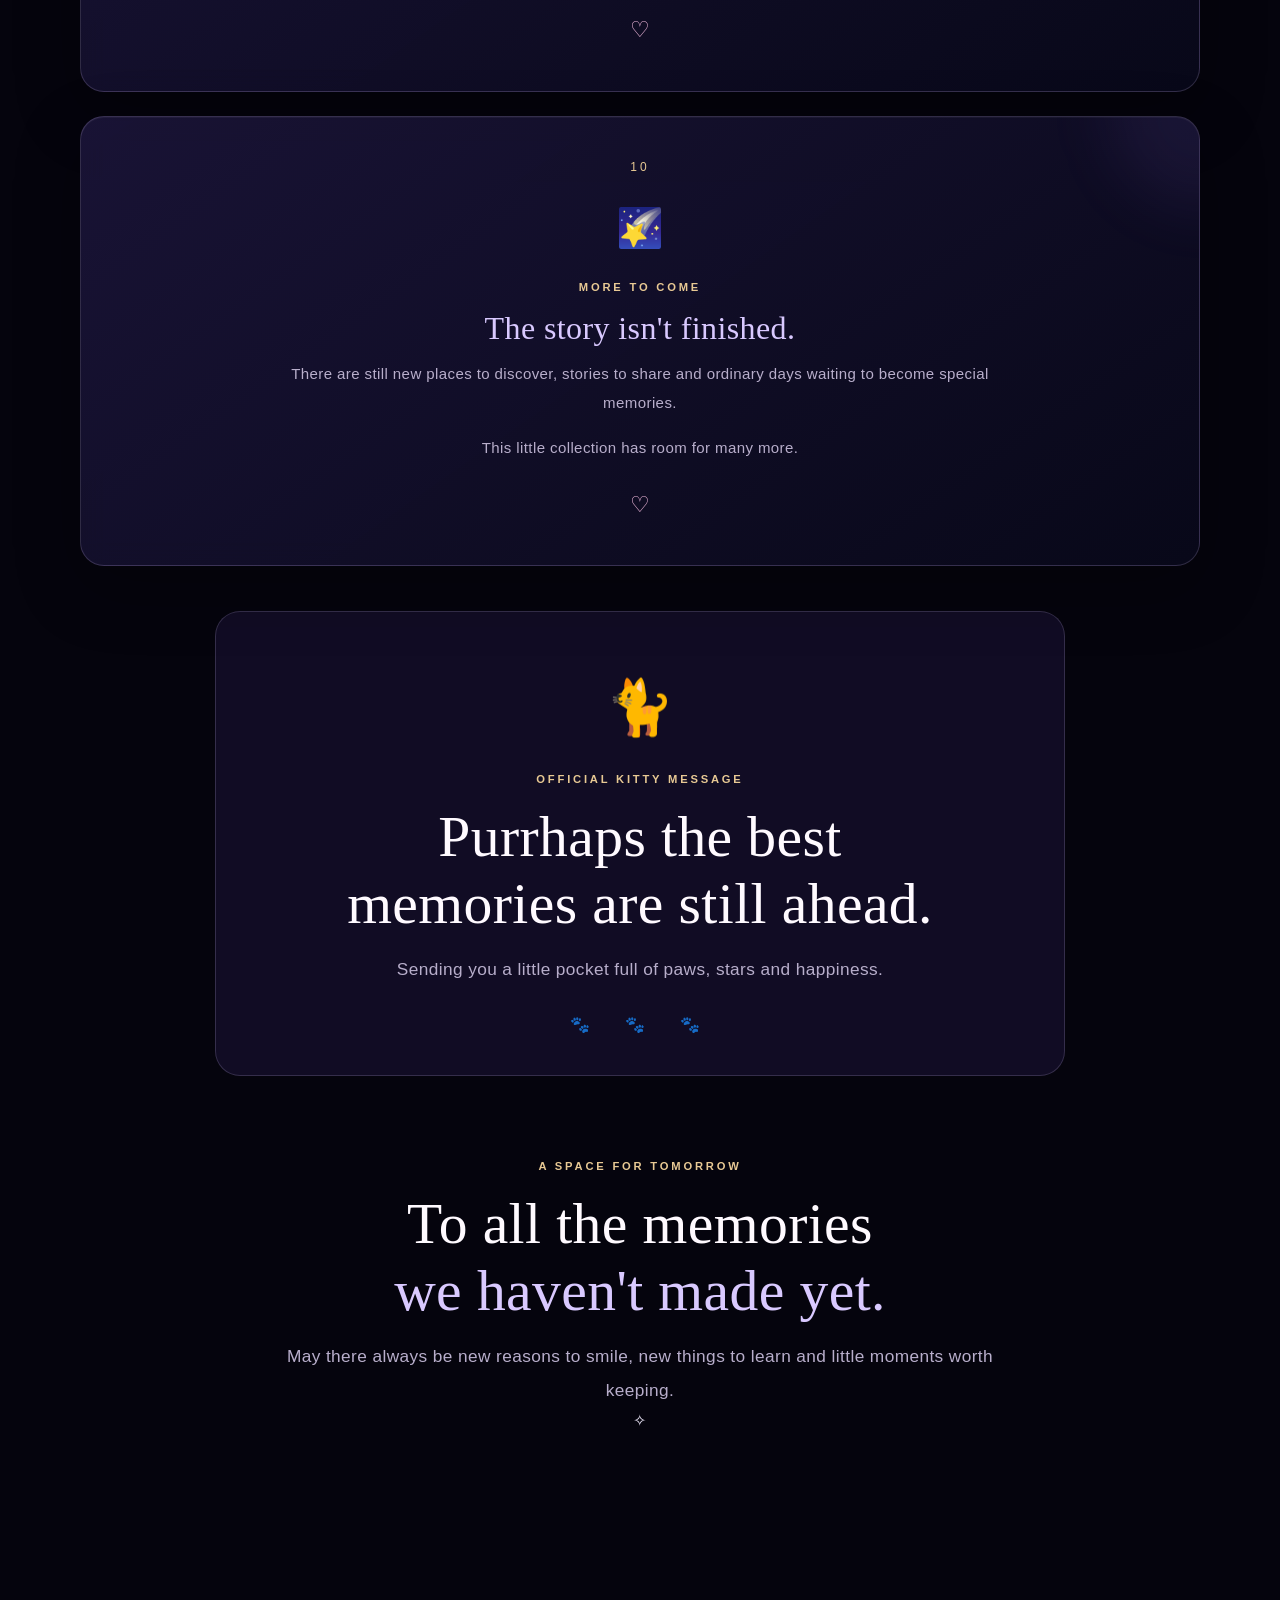
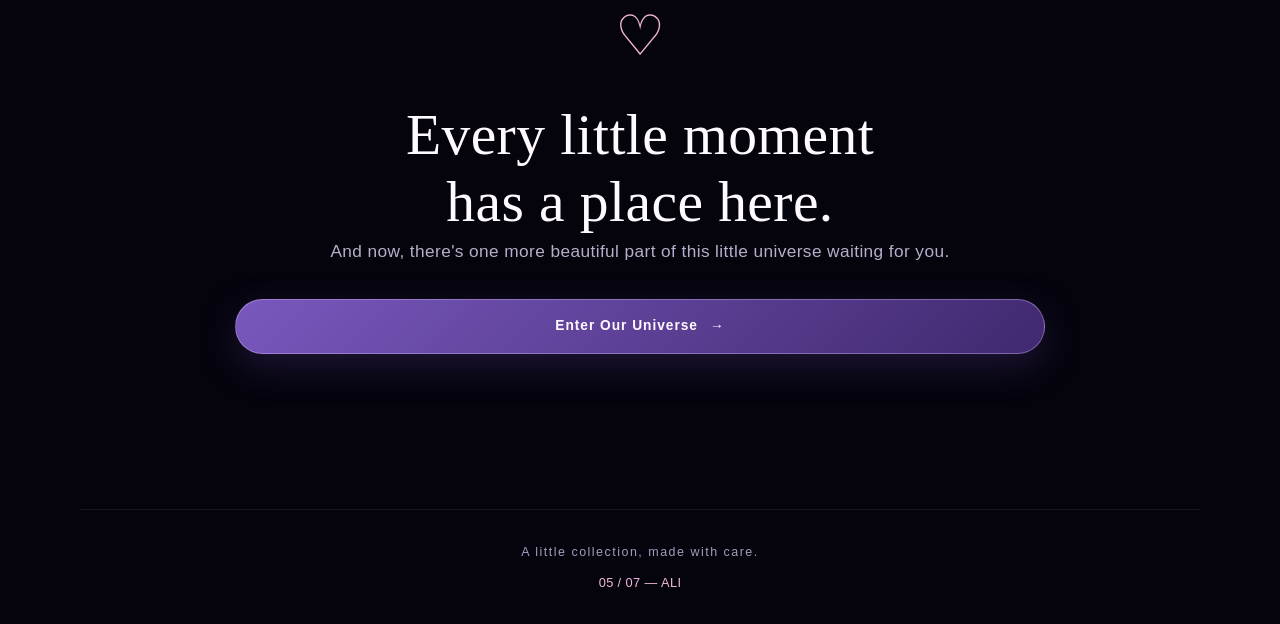
<file: memories.html>
<!DOCTYPE html>
<html lang="en">
<head>
    <meta charset="UTF-8">
    <meta name="viewport" content="width=device-width, initial-scale=1.0">
    <meta name="theme-color" content="#080617">
    <meta name="description" content="A little collection of moments and memories for Ali.">
    <title>Our Memories | For Ali</title>

    <link rel="stylesheet" href="style.css">
    <link rel="stylesheet" href="responsive.css">
</head>

<body class="memories-page">

    <!-- BACKGROUND -->
    <div class="page-background" aria-hidden="true"></div>
    <div class="background-overlay" aria-hidden="true"></div>
    <div class="stars stars-one" aria-hidden="true"></div>
    <div class="stars stars-two" aria-hidden="true"></div>

    <main class="memories-main">

        <!-- HEADER -->
        <header class="page-header">
            <a href="index.html" class="header-logo">A <span>♡</span></a>
            <span class="header-caption">LITTLE MOMENTS, BIG MEANING</span>
            <span class="page-counter">05 / 07</span>
        </header>

        <!-- INTRO -->
        <section class="memories-intro">

            <span class="memories-eyebrow">A COLLECTION OF LITTLE THINGS</span>

            <h1>
                Our Little
                <span>Memory Gallery.</span>
            </h1>

            <p>
                Not every memory needs a photograph.
                Some moments stay with us through
                words, feelings and little details.
            </p>

            <div class="memories-intro-decoration">✦ ♡ ✦</div>

        </section>

        <!-- OPENING MESSAGE -->
        <section class="memory-opening">

            <div class="opening-icon">📖</div>

            <span class="memory-label">A LITTLE NOTE</span>

            <h2>
                Some moments deserve
                their own little page.
            </h2>

            <p>
                This isn't a gallery of perfect pictures.
                It's a collection of things that make
                our conversations, our days and
                our little world meaningful.
            </p>

        </section>

        <!-- MEMORY 01 -->
        <section class="memory-card-section">

            <article class="memory-card">

                <span class="memory-number">01</span>
                <div class="memory-icon">💬</div>

                <span class="memory-label">THE FIRST LITTLE THINGS</span>

                <h2>
                    Conversations that became special.
                </h2>

                <p>
                    It can start with a simple hello,
                    a random question or something
                    completely unexpected.
                </p>

                <p>
                    Sometimes the smallest conversations
                    turn into something worth remembering.
                </p>

                <div class="memory-bottom">♡</div>

            </article>

        </section>

        <!-- MEMORY 02 -->
        <section class="memory-card-section">

            <article class="memory-card">

                <span class="memory-number">02</span>
                <div class="memory-icon">😹</div>

                <span class="memory-label">THE FUNNY MOMENTS</span>

                <h2>
                    All the reasons to laugh.
                </h2>

                <p>
                    Random jokes, silly reactions,
                    unexpected conversations
                    and moments that make
                    absolutely no sense.
                </p>

                <p>
                    And somehow, those are often
                    the moments we remember most.
                </p>

                <div class="memory-bottom">✦</div>

            </article>

        </section>

        <!-- MEMORY 03 -->
        <section class="memory-card-section">

            <article class="memory-card">

                <span class="memory-number">03</span>
                <div class="memory-icon">🐱</div>

                <span class="memory-label">THE KITTY COLLECTION</span>

                <h2>
                    A world full of paws.
                </h2>

                <p>
                    Cute cats, adorable pictures,
                    tiny paws and all those
                    unnecessary but extremely
                    important kitty updates.
                </p>

                <p>
                    Officially one of the most
                    important departments of this website.
                </p>

                <div class="memory-bottom">🐾</div>

            </article>

        </section>

        <!-- MEMORY 04 -->
        <section class="memory-card-section">

            <article class="memory-card">

                <span class="memory-number">04</span>
                <div class="memory-icon">🌙</div>

                <span class="memory-label">QUIET MOMENTS</span>

                <h2>
                    Even ordinary days matter.
                </h2>

                <p>
                    Not every day needs a big event
                    or an exciting story.
                </p>

                <p>
                    Sometimes sharing an ordinary
                    day is special enough.
                </p>

                <div class="memory-bottom">♡</div>

            </article>

        </section>

        <!-- MEMORY 05 -->
        <section class="memory-card-section">

            <article class="memory-card">

                <span class="memory-number">05</span>
                <div class="memory-icon">✨</div>

                <span class="memory-label">LITTLE SURPRISES</span>

                <h2>
                    Unexpected reasons to smile.
                </h2>

                <p>
                    A thoughtful message,
                    a little update or a surprise
                    that arrives at just the right time.
                </p>

                <p>
                    Sometimes a tiny gesture
                    can make a whole day better.
                </p>

                <div class="memory-bottom">✧</div>

            </article>

        </section>

        <!-- MEMORY 06 -->
        <section class="memory-card-section">

            <article class="memory-card">

                <span class="memory-number">06</span>
                <div class="memory-icon">🎮</div>

                <span class="memory-label">FUN AND GAMES</span>

                <h2>
                    The playful side of us.
                </h2>

                <p>
                    Games, little challenges,
                    funny moments and the
                    happiness of enjoying
                    something together.
                </p>

                <div class="memory-bottom">♡</div>

            </article>

        </section>

        <!-- MEMORY 07 -->
        <section class="memory-card-section">

            <article class="memory-card">

                <span class="memory-number">07</span>
                <div class="memory-icon">🤍</div>

                <span class="memory-label">BEING THERE</span>

                <h2>
                    Making room for each other.
                </h2>

                <p>
                    Understanding that both of us
                    have responsibilities, busy days
                    and personal goals.
                </p>

                <p>
                    Appreciating the time we share
                    without forgetting to respect
                    each other's space.
                </p>

                <div class="memory-bottom">♡</div>

            </article>

        </section>

        <!-- MEMORY 08 -->
        <section class="memory-card-section">

            <article class="memory-card">

                <span class="memory-number">08</span>
                <div class="memory-icon">🌍</div>

                <span class="memory-label">ACROSS THE DISTANCE</span>

                <h2>
                    Two places, countless stories.
                </h2>

                <p>
                    Lahore and Dubai.
                    Different surroundings,
                    different routines and
                    little stories from both sides.
                </p>

                <p>
                    Every shared detail adds
                    another little piece to our world.
                </p>

                <div class="memory-bottom">✦</div>

            </article>

        </section>

        <!-- MEMORY 09 -->
        <section class="memory-card-section">

            <article class="memory-card">

                <span class="memory-number">09</span>
                <div class="memory-icon">🌷</div>

                <span class="memory-label">GROWING TOGETHER</span>

                <h2>
                    Learning as we go.
                </h2>

                <p>
                    Every conversation is an opportunity
                    to understand each other better.
                </p>

                <p>
                    Patience, honesty, kindness
                    and the willingness to listen
                    make a difference.
                </p>

                <div class="memory-bottom">♡</div>

            </article>

        </section>

        <!-- MEMORY 10 -->
        <section class="memory-card-section">

            <article class="memory-card">

                <span class="memory-number">10</span>
                <div class="memory-icon">🌠</div>

                <span class="memory-label">MORE TO COME</span>

                <h2>
                    The story isn't finished.
                </h2>

                <p>
                    There are still new places
                    to discover, stories to share
                    and ordinary days waiting
                    to become special memories.
                </p>

                <p>
                    This little collection
                    has room for many more.
                </p>

                <div class="memory-bottom">♡</div>

            </article>

        </section>

        <!-- KITTY MESSAGE -->
        <section class="kitty-memory">

            <div class="kitty-memory-icon">🐈</div>

            <span class="memory-label">OFFICIAL KITTY MESSAGE</span>

            <h2>
                Purrhaps the best memories
                are still ahead.
            </h2>

            <p>
                Sending you a little pocket
                full of paws, stars and happiness.
            </p>

            <div class="kitty-paws">🐾　🐾　🐾</div>

        </section>

        <!-- FUTURE MEMORIES -->
        <section class="future-memories">

            <span class="memory-label">A SPACE FOR TOMORROW</span>

            <h2>
                To all the memories
                <span>we haven't made yet.</span>
            </h2>

            <p>
                May there always be new reasons
                to smile, new things to learn
                and little moments worth keeping.
            </p>

            <div class="future-memory-symbol">✧</div>

        </section>

        <!-- FINAL -->
        <section class="memory-final">

            <div class="memory-final-heart">♡</div>

            <h2>
                Every little moment
                has a place here.
            </h2>

            <p>
                And now, there's one more
                beautiful part of this little
                universe waiting for you.
            </p>

            <a href="universe.html" class="memories-next-button">
                Enter Our Universe
                <span>→</span>
            </a>

        </section>

        <!-- FOOTER -->
        <footer class="page-footer">
            <p>A little collection, made with care.</p>
            <span>05 / 07 — ALI</span>
        </footer>

    </main>

<script src="script.js"></script>
</body>
</html>
</file>
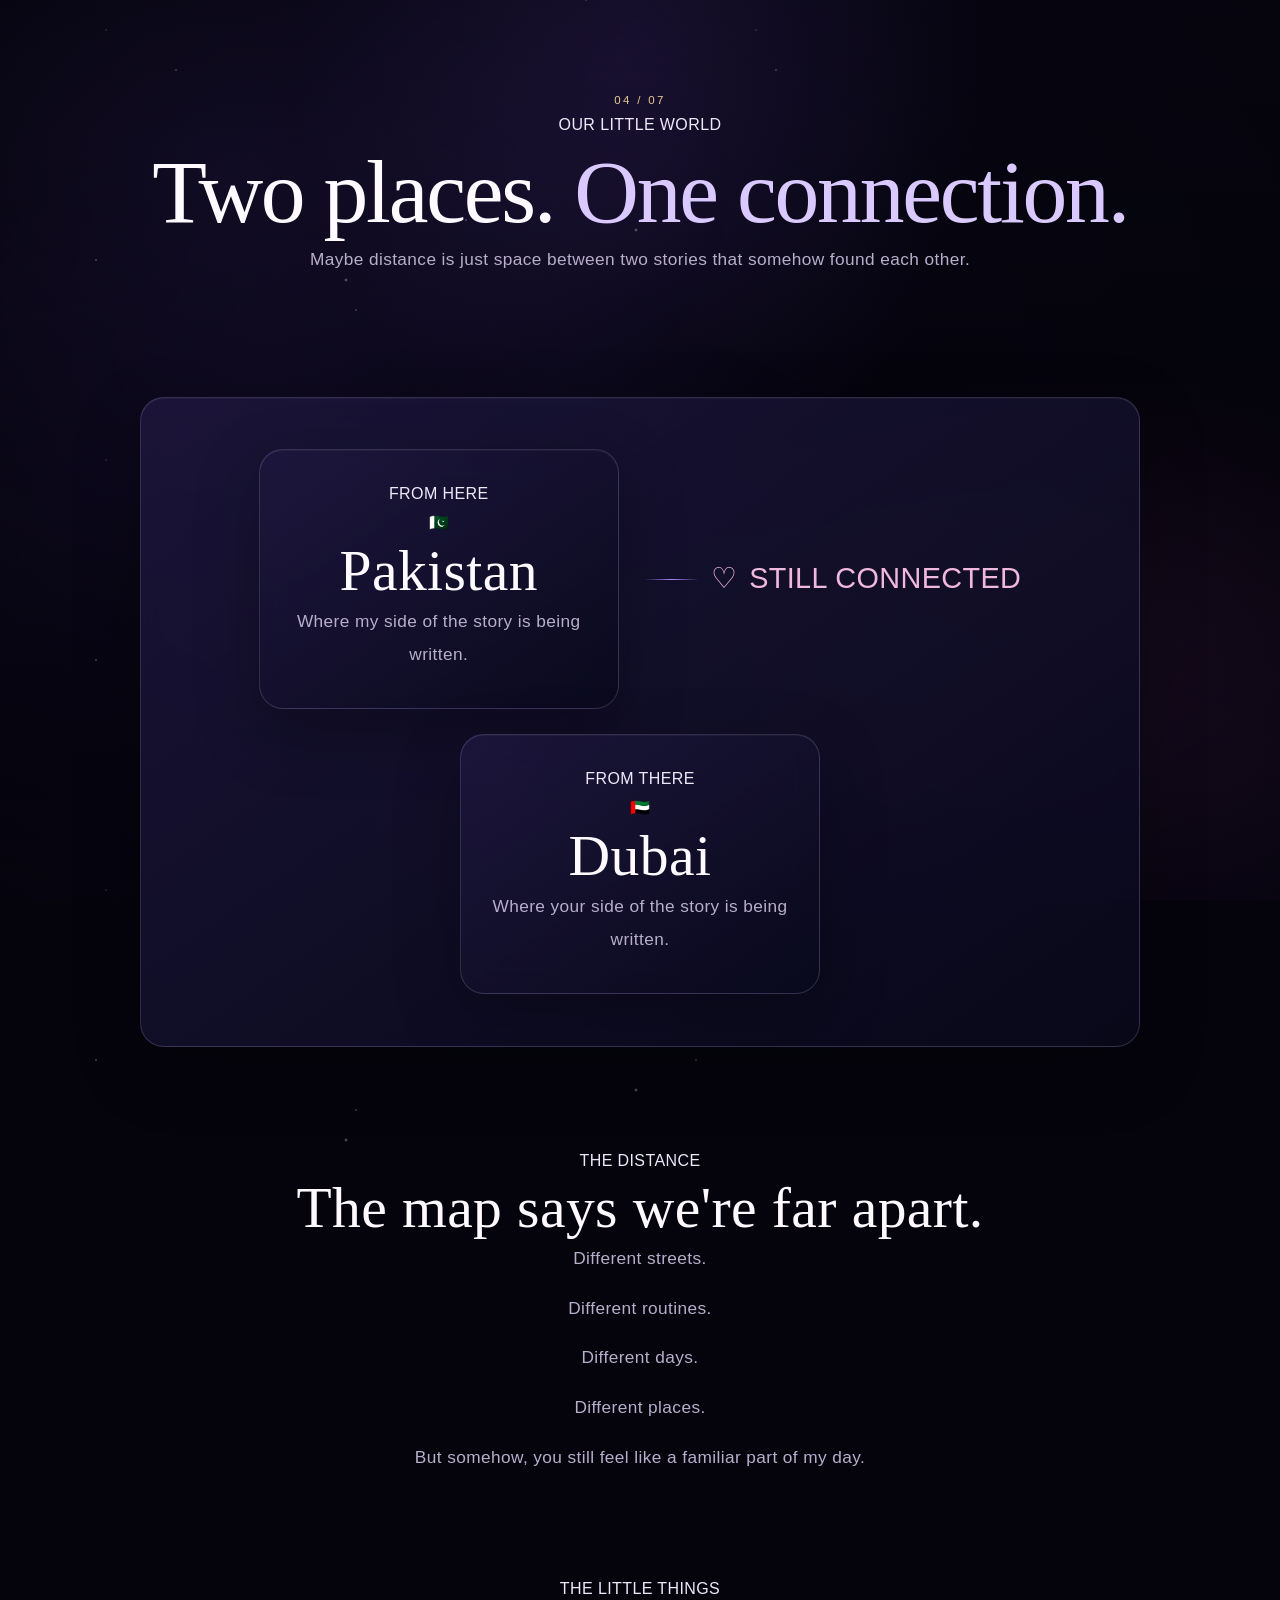
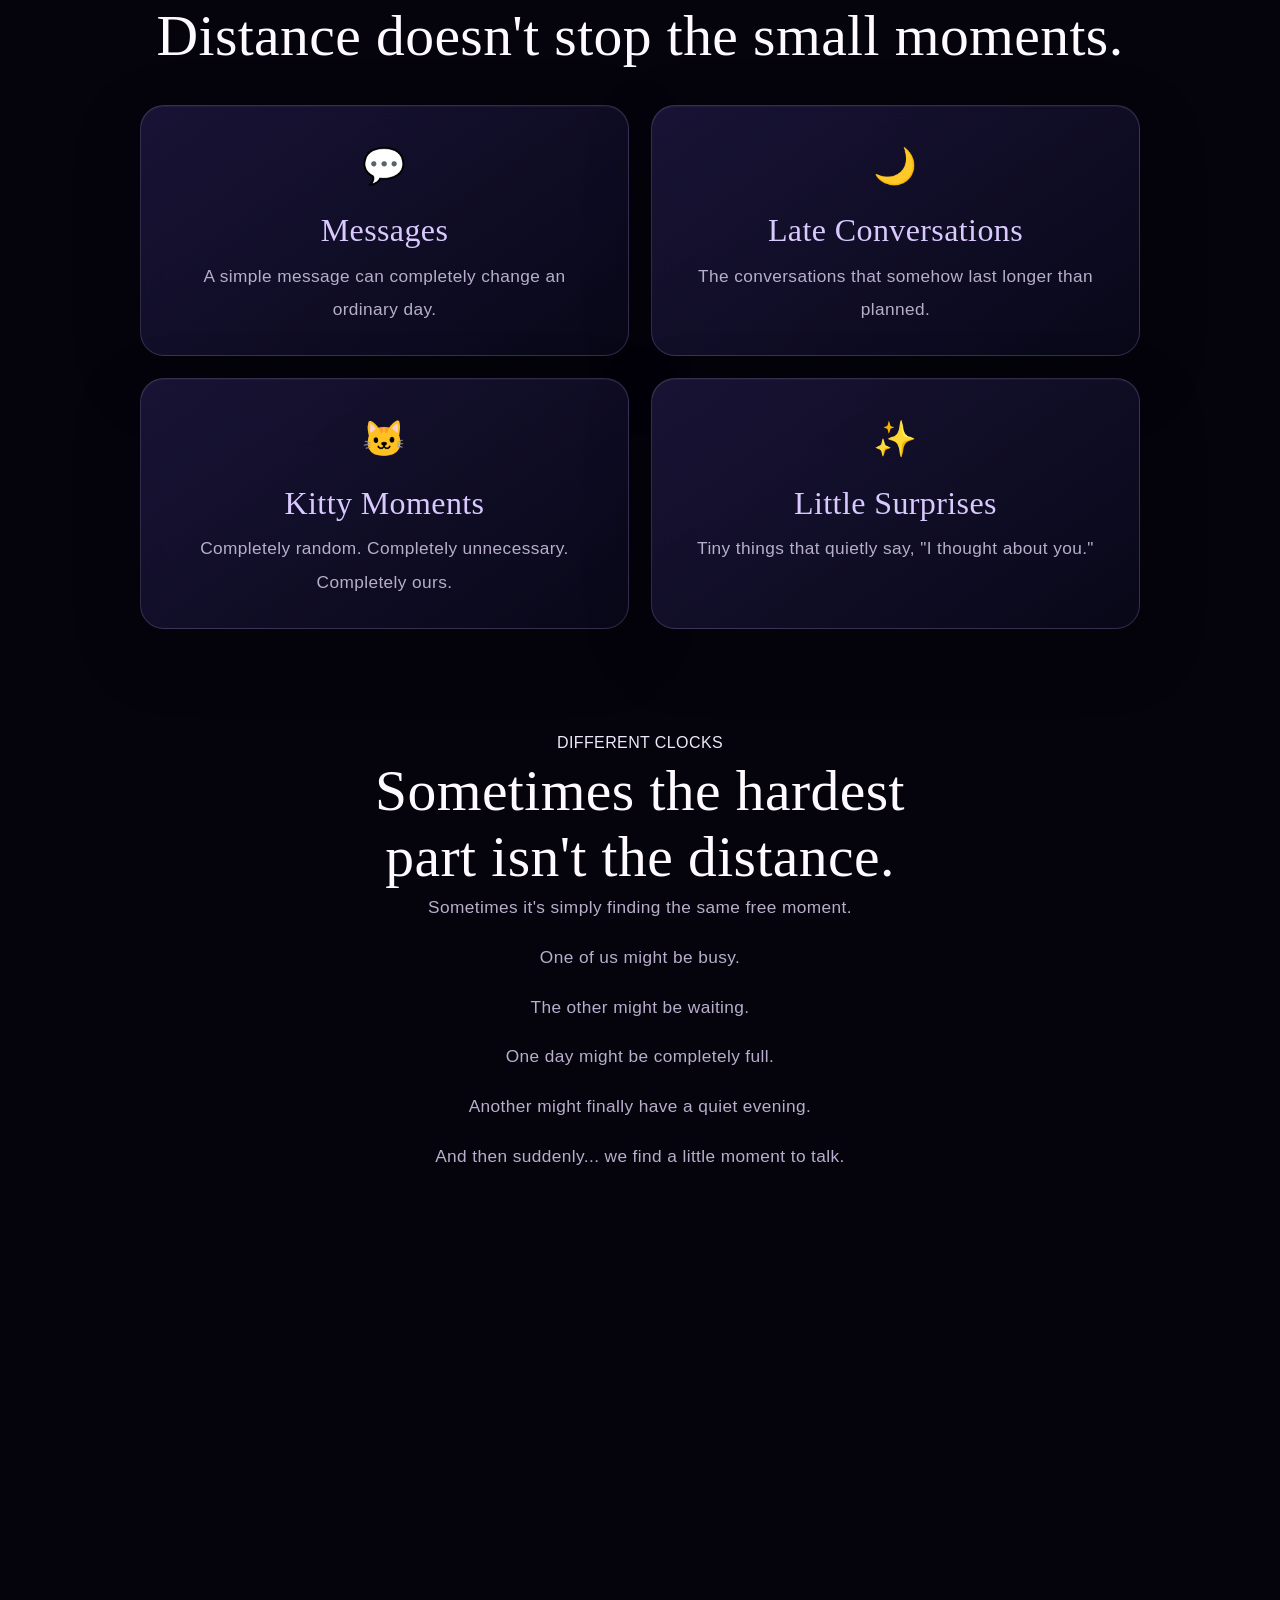
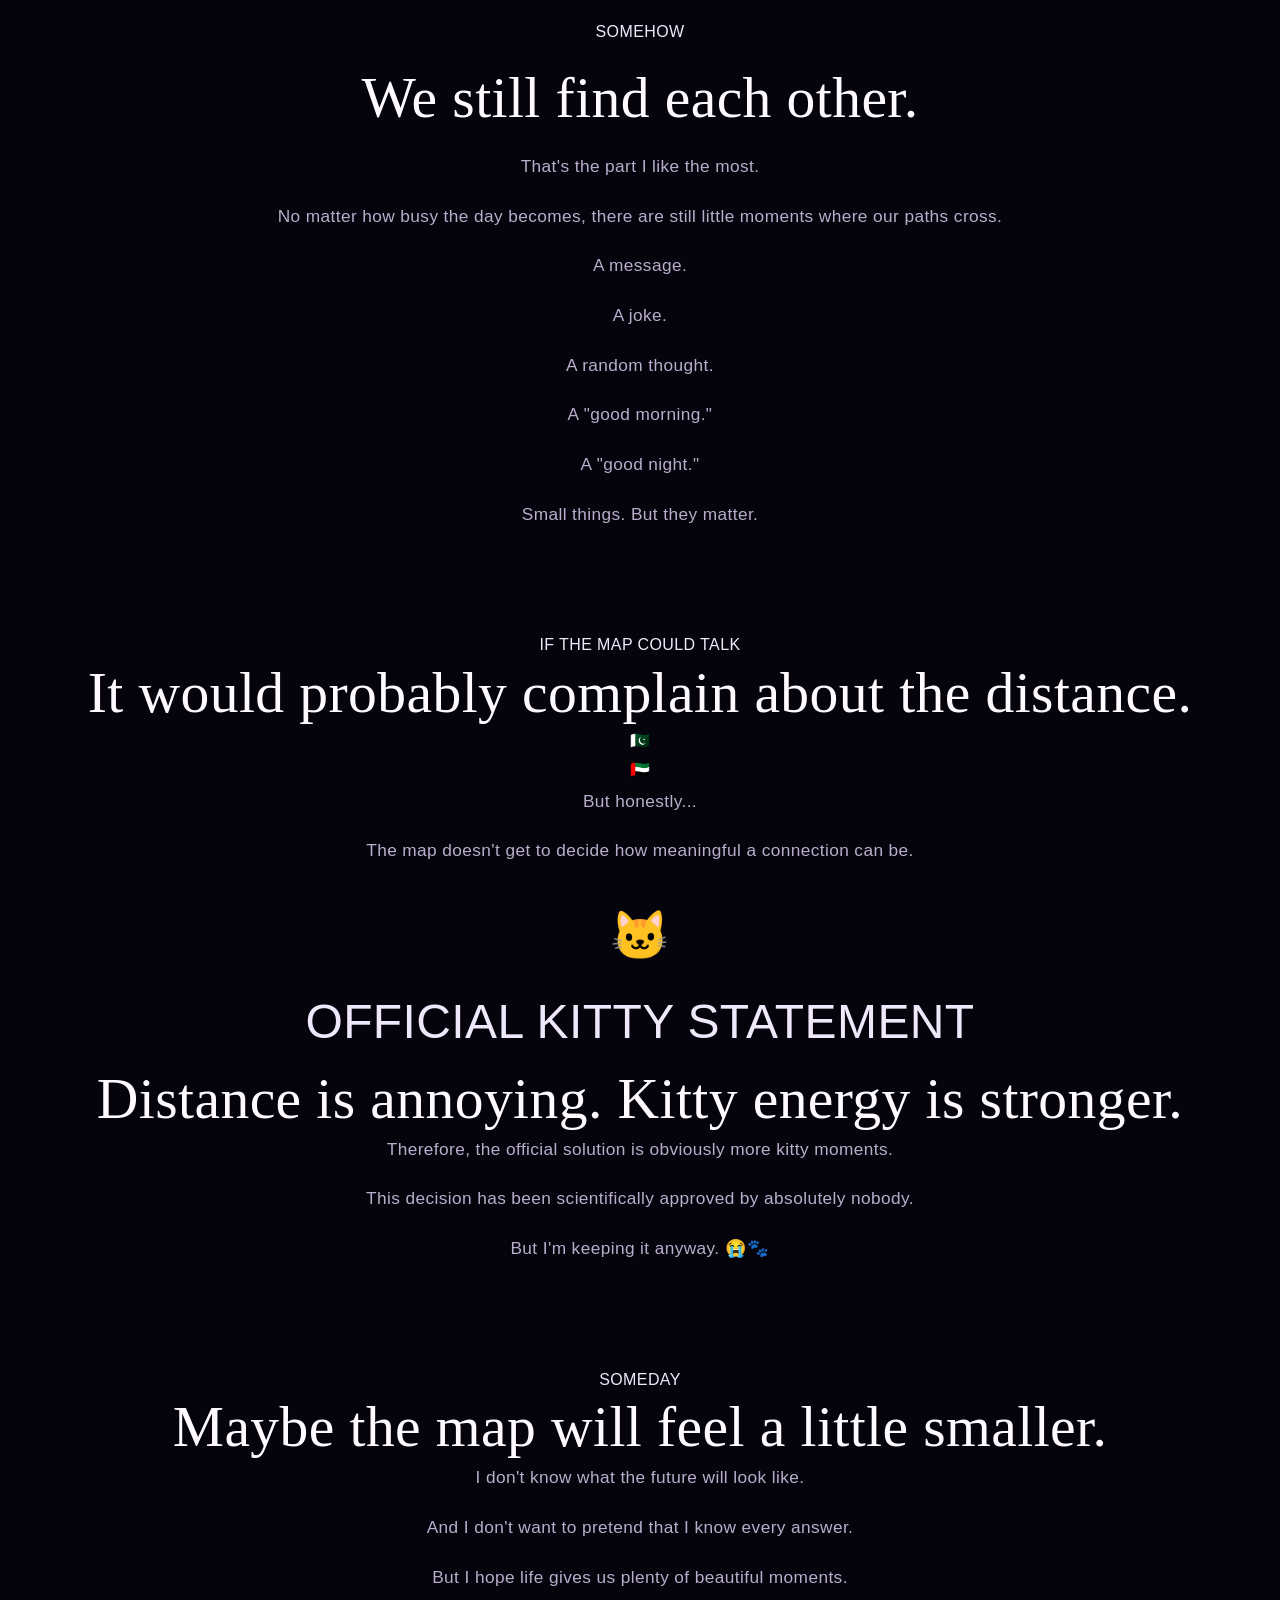
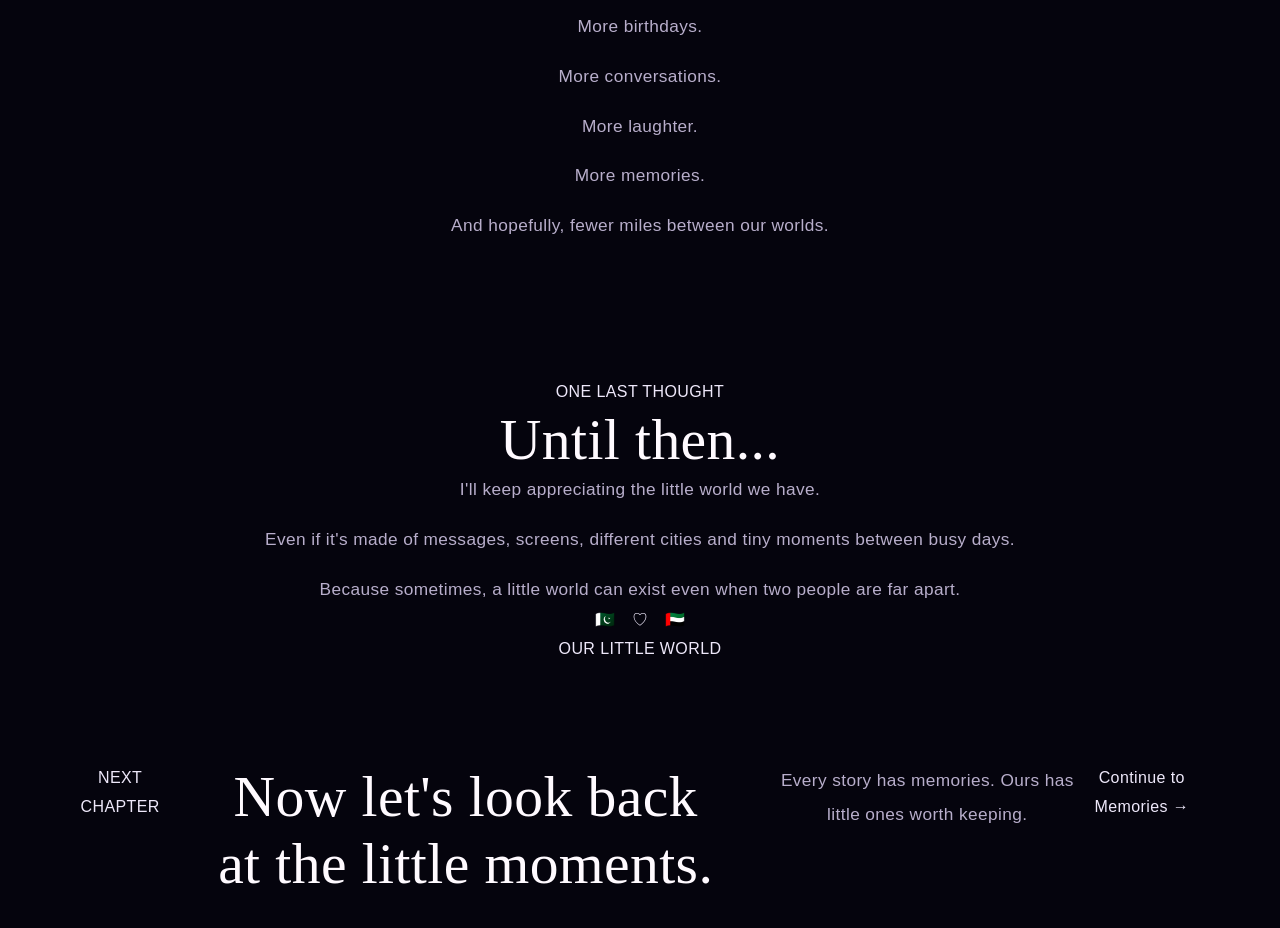
<file: our-world.html>
<!DOCTYPE html>

<html lang="en">

<head>
    <meta charset="UTF-8">
    <meta name="viewport" content="width=device-width, initial-scale=1.0">


<meta
    name="description"
    content="Two places, one little world."
>

<title>Our Little World | Ali's Birthday</title>

<link rel="stylesheet" href="style.css">
<link rel="stylesheet" href="responsive.css">


</head>

<body class="world-page">


<!-- CINEMATIC BACKGROUND -->
<div class="page-background" aria-hidden="true"></div>
<div class="background-overlay" aria-hidden="true"></div>

<!-- STARS -->
<div class="stars stars-one" aria-hidden="true"></div>
<div class="stars stars-two" aria-hidden="true"></div>


<!-- MAIN -->
<main class="world-main">


    <!-- INTRO -->
    <section class="world-intro">

        <div class="page-number">
            04 / 07
        </div>

        <span class="world-kicker">
            OUR LITTLE WORLD
        </span>

        <h1>
            Two places.
            <span>One connection.</span>
        </h1>

        <p class="world-intro-text">
            Maybe distance is just space between two stories
            that somehow found each other.
        </p>

    </section>


    <!-- DISTANCE SECTION -->
    <section class="distance-section">

        <div class="distance-card">


            <!-- PAKISTAN -->
            <div class="place-card pakistan-card">

                <span class="place-label">
                    FROM HERE
                </span>

                <div class="place-flag">
                    🇵🇰
                </div>

                <h2>
                    Pakistan
                </h2>

                <p>
                    Where my side of the story
                    is being written.
                </p>

            </div>


            <!-- CENTER CONNECTION -->
            <div class="distance-connection">

                <div class="connection-line"></div>

                <div class="connection-heart">
                    ♡
                </div>

                <span>
                    STILL CONNECTED
                </span>

            </div>


            <!-- DUBAI -->
            <div class="place-card dubai-card">

                <span class="place-label">
                    FROM THERE
                </span>

                <div class="place-flag">
                    🇦🇪
                </div>

                <h2>
                    Dubai
                </h2>

                <p>
                    Where your side of the story
                    is being written.
                </p>

            </div>

        </div>

    </section>


    <!-- DISTANCE MESSAGE -->
    <section class="world-message">

        <span class="world-section-label">
            THE DISTANCE
        </span>

        <h2>
            The map says we're far apart.
        </h2>

        <p>
            Different streets.
        </p>

        <p>
            Different routines.
        </p>

        <p>
            Different days.
        </p>

        <p>
            Different places.
        </p>

        <p class="world-emphasis">
            But somehow, you still feel
            like a familiar part of my day.
        </p>

    </section>


    <!-- LITTLE THINGS -->
    <section class="little-things">

        <span class="world-section-label">
            THE LITTLE THINGS
        </span>

        <h2>
            Distance doesn't stop
            the small moments.
        </h2>


        <div class="things-grid">


            <div class="thing-card">

                <span class="thing-icon">
                    💬
                </span>

                <h3>
                    Messages
                </h3>

                <p>
                    A simple message can
                    completely change an ordinary day.
                </p>

            </div>


            <div class="thing-card">

                <span class="thing-icon">
                    🌙
                </span>

                <h3>
                    Late Conversations
                </h3>

                <p>
                    The conversations that somehow
                    last longer than planned.
                </p>

            </div>


            <div class="thing-card">

                <span class="thing-icon">
                    🐱
                </span>

                <h3>
                    Kitty Moments
                </h3>

                <p>
                    Completely random.
                    Completely unnecessary.
                    Completely ours.
                </p>

            </div>


            <div class="thing-card">

                <span class="thing-icon">
                    ✨
                </span>

                <h3>
                    Little Surprises
                </h3>

                <p>
                    Tiny things that quietly say,
                    "I thought about you."
                </p>

            </div>


        </div>

    </section>


    <!-- TIME ZONE -->
    <section class="time-section">

        <span class="world-section-label">
            DIFFERENT CLOCKS
        </span>

        <h2>
            Sometimes the hardest part
            isn't the distance.
        </h2>

        <p>
            Sometimes it's simply finding
            the same free moment.
        </p>

        <p>
            One of us might be busy.
        </p>

        <p>
            The other might be waiting.
        </p>

        <p>
            One day might be completely full.
        </p>

        <p>
            Another might finally have
            a quiet evening.
        </p>

        <p class="world-emphasis">
            And then suddenly...
            we find a little moment to talk.
        </p>

    </section>


    <!-- CONNECTION -->
    <section class="connection-section">

        <div class="connection-glow"></div>

        <span class="world-section-label">
            SOMEHOW
        </span>

        <h2>
            We still find each other.
        </h2>

        <p>
            That's the part I like the most.
        </p>

        <p>
            No matter how busy the day becomes,
            there are still little moments
            where our paths cross.
        </p>

        <p>
            A message.
        </p>

        <p>
            A joke.
        </p>

        <p>
            A random thought.
        </p>

        <p>
            A "good morning."
        </p>

        <p>
            A "good night."
        </p>

        <p class="world-emphasis">
            Small things.
            But they matter.
        </p>

    </section>


    <!-- MAP IDEA -->
    <section class="map-section">

        <span class="world-section-label">
            IF THE MAP COULD TALK
        </span>

        <h2>
            It would probably complain
            about the distance.
        </h2>

        <div class="map-symbol">

            <span>
                🇵🇰
            </span>

            <div class="map-line">

                <i></i>
                <i></i>
                <i></i>
                <i></i>
                <i></i>

            </div>

            <span>
                🇦🇪
            </span>

        </div>

        <p>
            But honestly...
        </p>

        <p class="world-emphasis">
            The map doesn't get to decide
            how meaningful a connection can be.
        </p>

    </section>


    <!-- KITTY NOTE -->
    <section class="world-kitty">

        <div class="kitty-symbol">
            🐱
        </div>

        <span class="world-section-label">
            OFFICIAL KITTY STATEMENT
        </span>

        <h2>
            Distance is annoying.
            Kitty energy is stronger.
        </h2>

        <p>
            Therefore, the official solution
            is obviously more kitty moments.
        </p>

        <p>
            This decision has been scientifically
            approved by absolutely nobody.
        </p>

        <p class="world-emphasis">
            But I'm keeping it anyway. 😭🐾
        </p>

    </section>


    <!-- FUTURE -->
    <section class="world-future">

        <span class="world-section-label">
            SOMEDAY
        </span>

        <h2>
            Maybe the map will feel
            a little smaller.
        </h2>

        <p>
            I don't know what the future
            will look like.
        </p>

        <p>
            And I don't want to pretend
            that I know every answer.
        </p>

        <p>
            But I hope life gives us
            plenty of beautiful moments.
        </p>

        <p>
            More birthdays.
        </p>

        <p>
            More conversations.
        </p>

        <p>
            More laughter.
        </p>

        <p>
            More memories.
        </p>

        <p class="world-emphasis">
            And hopefully,
            fewer miles between our worlds.
        </p>

    </section>


    <!-- FINAL MESSAGE -->
    <section class="world-final">

        <div class="final-glow"></div>

        <span class="world-section-label">
            ONE LAST THOUGHT
        </span>

        <h2>
            Until then...
        </h2>

        <p>
            I'll keep appreciating
            the little world we have.
        </p>

        <p>
            Even if it's made of messages,
            screens, different cities
            and tiny moments between busy days.
        </p>

        <p class="world-final-highlight">
            Because sometimes,
            a little world can exist
            even when two people are far apart.
        </p>

        <div class="world-symbol">
            🇵🇰　♡　🇦🇪
        </div>

        <span class="world-signature">
            OUR LITTLE WORLD
        </span>

    </section>


    <!-- NEXT CHAPTER -->
    <section class="world-next">

        <span>
            NEXT CHAPTER
        </span>

        <h2>
            Now let's look back
            at the little moments.
        </h2>

        <p>
            Every story has memories.
            Ours has little ones worth keeping.
        </p>

        <a href="memories.html">
            Continue to Memories
            <span>→</span>
        </a>

    </section>


</main>


<script src="script.js"></script>


</body>

</html>
</file>
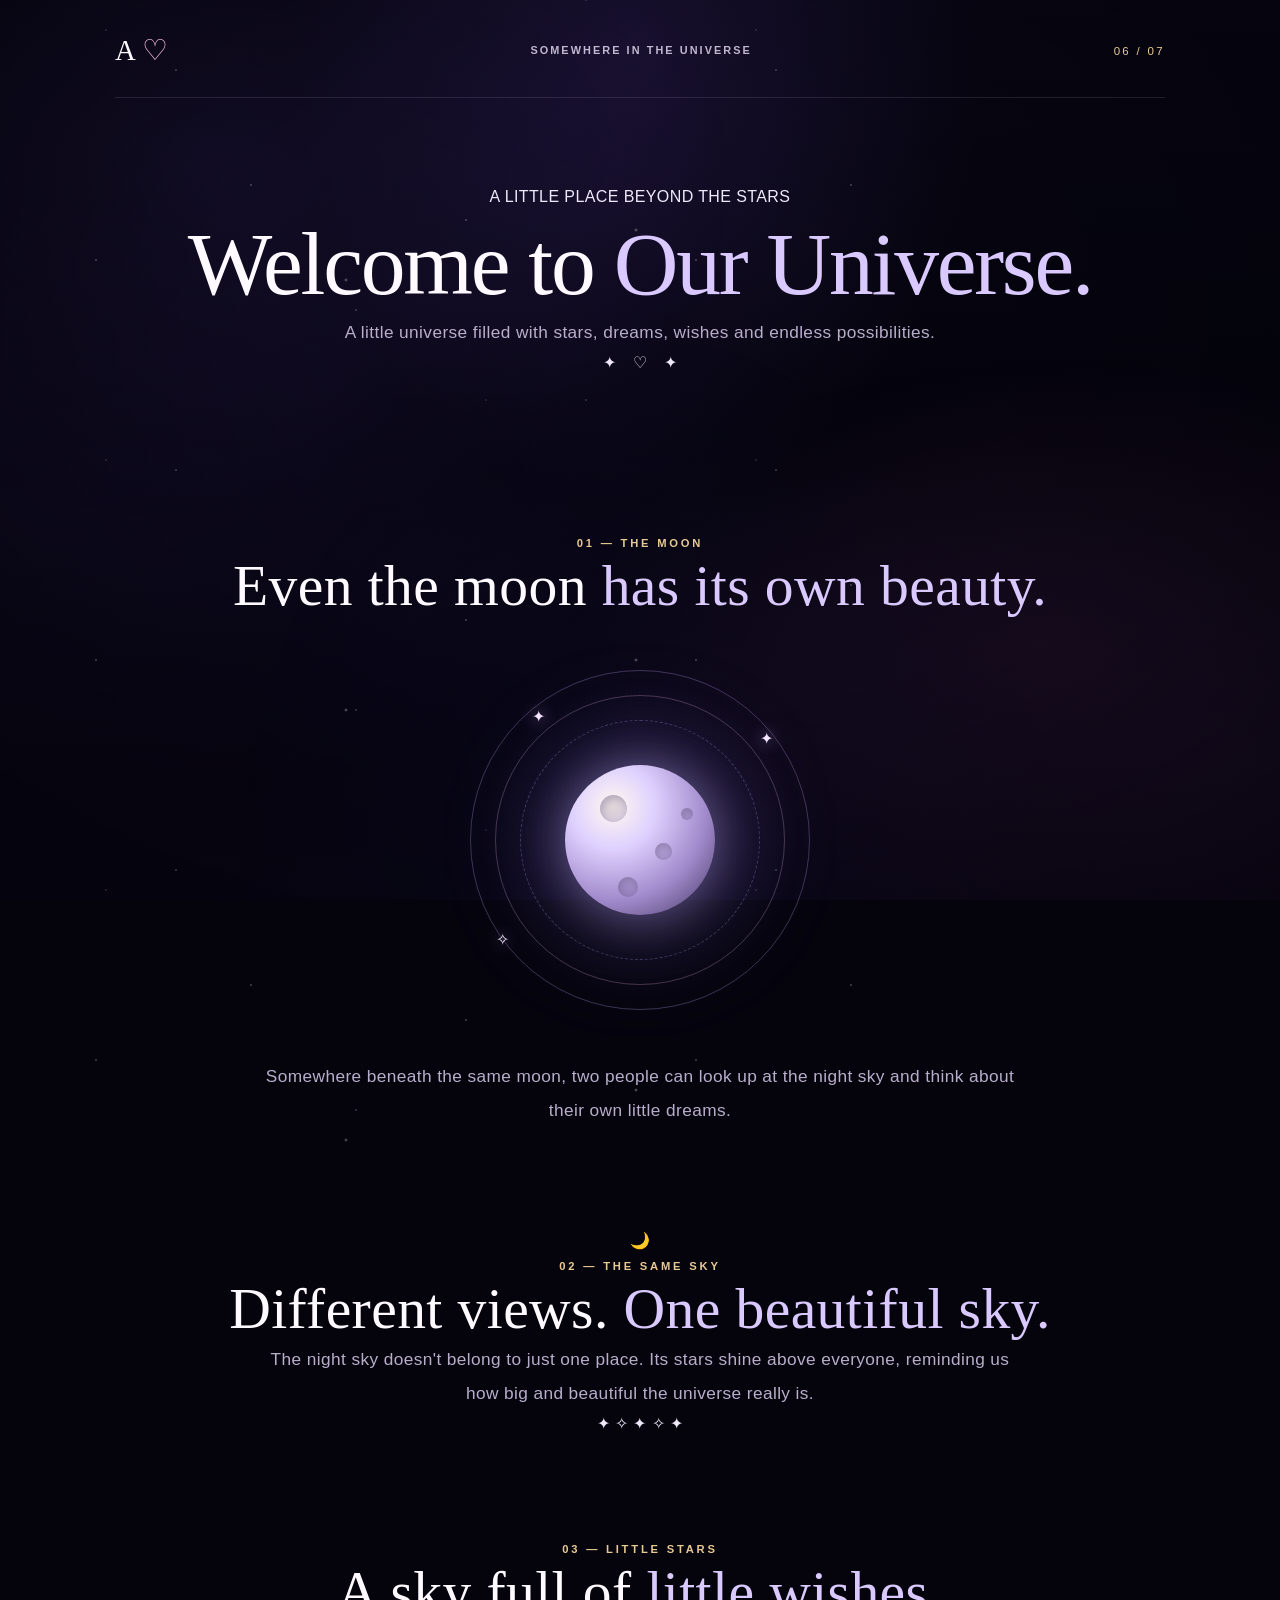
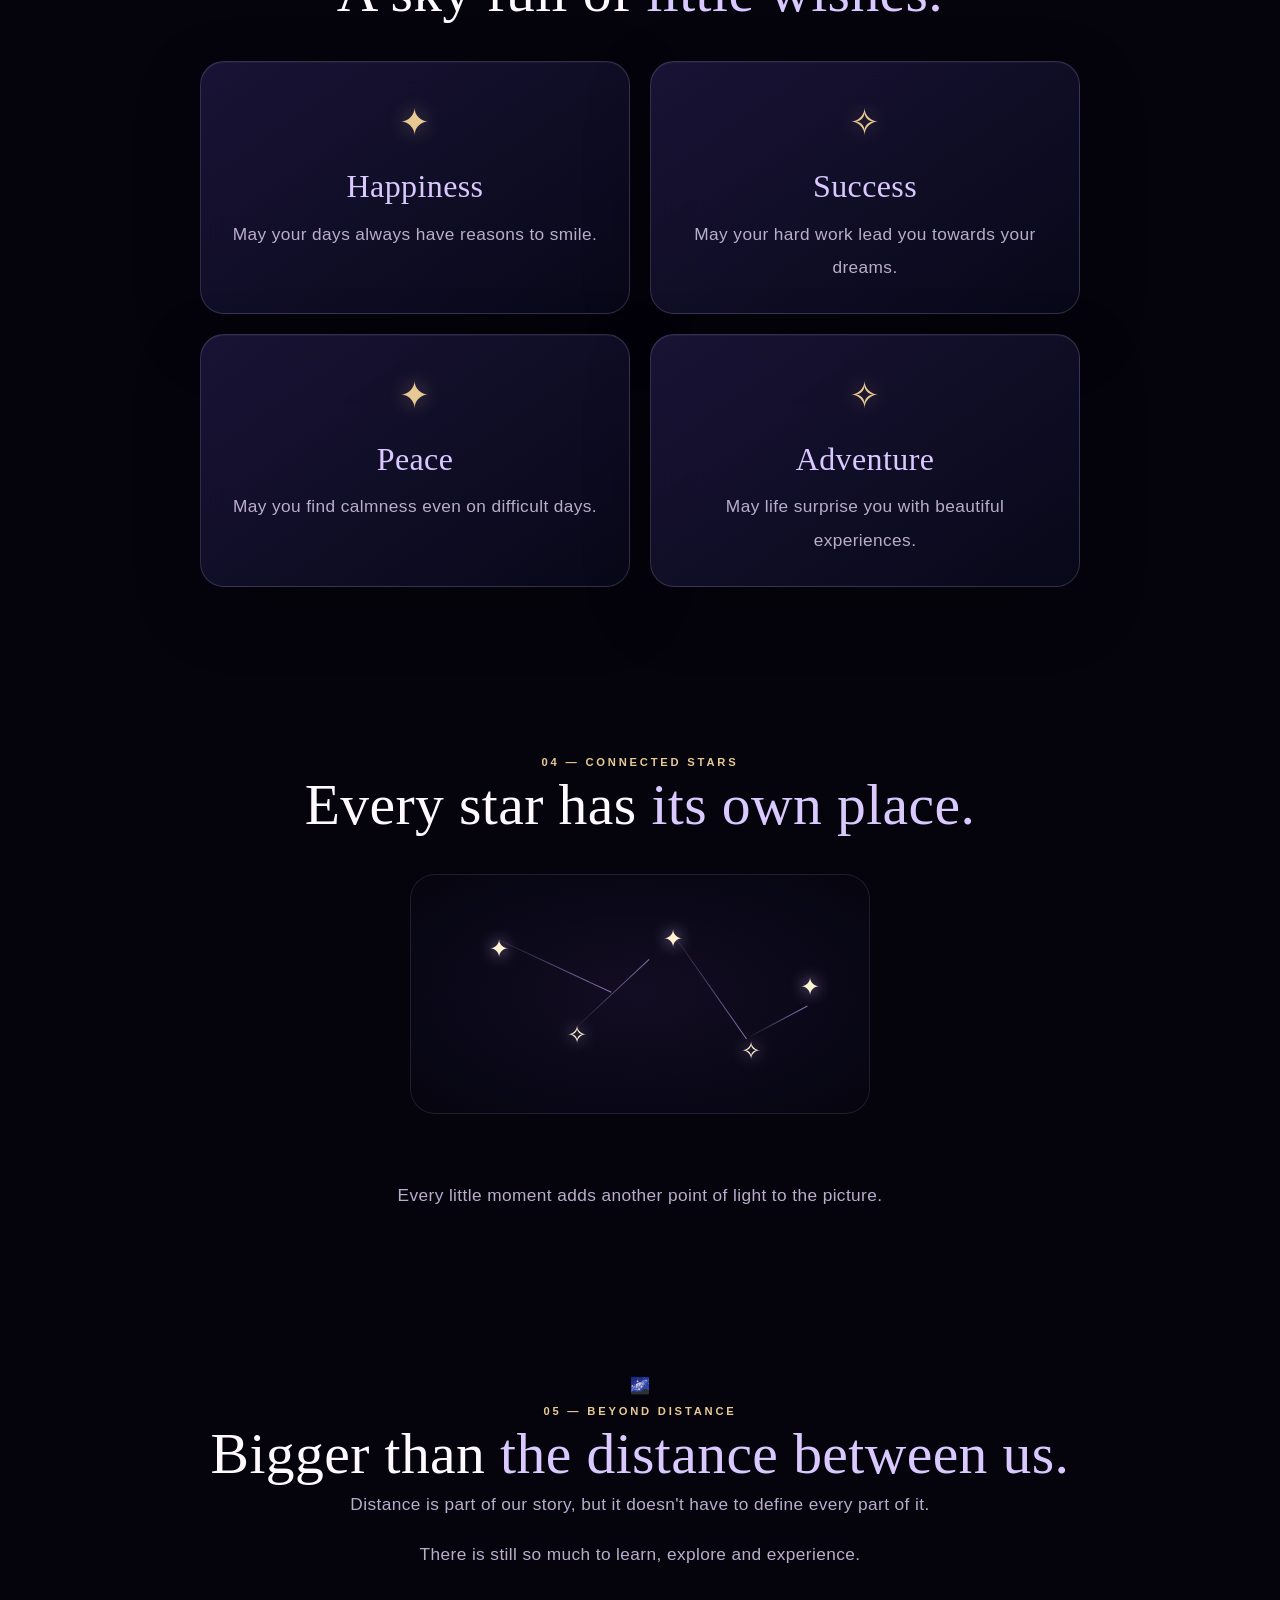
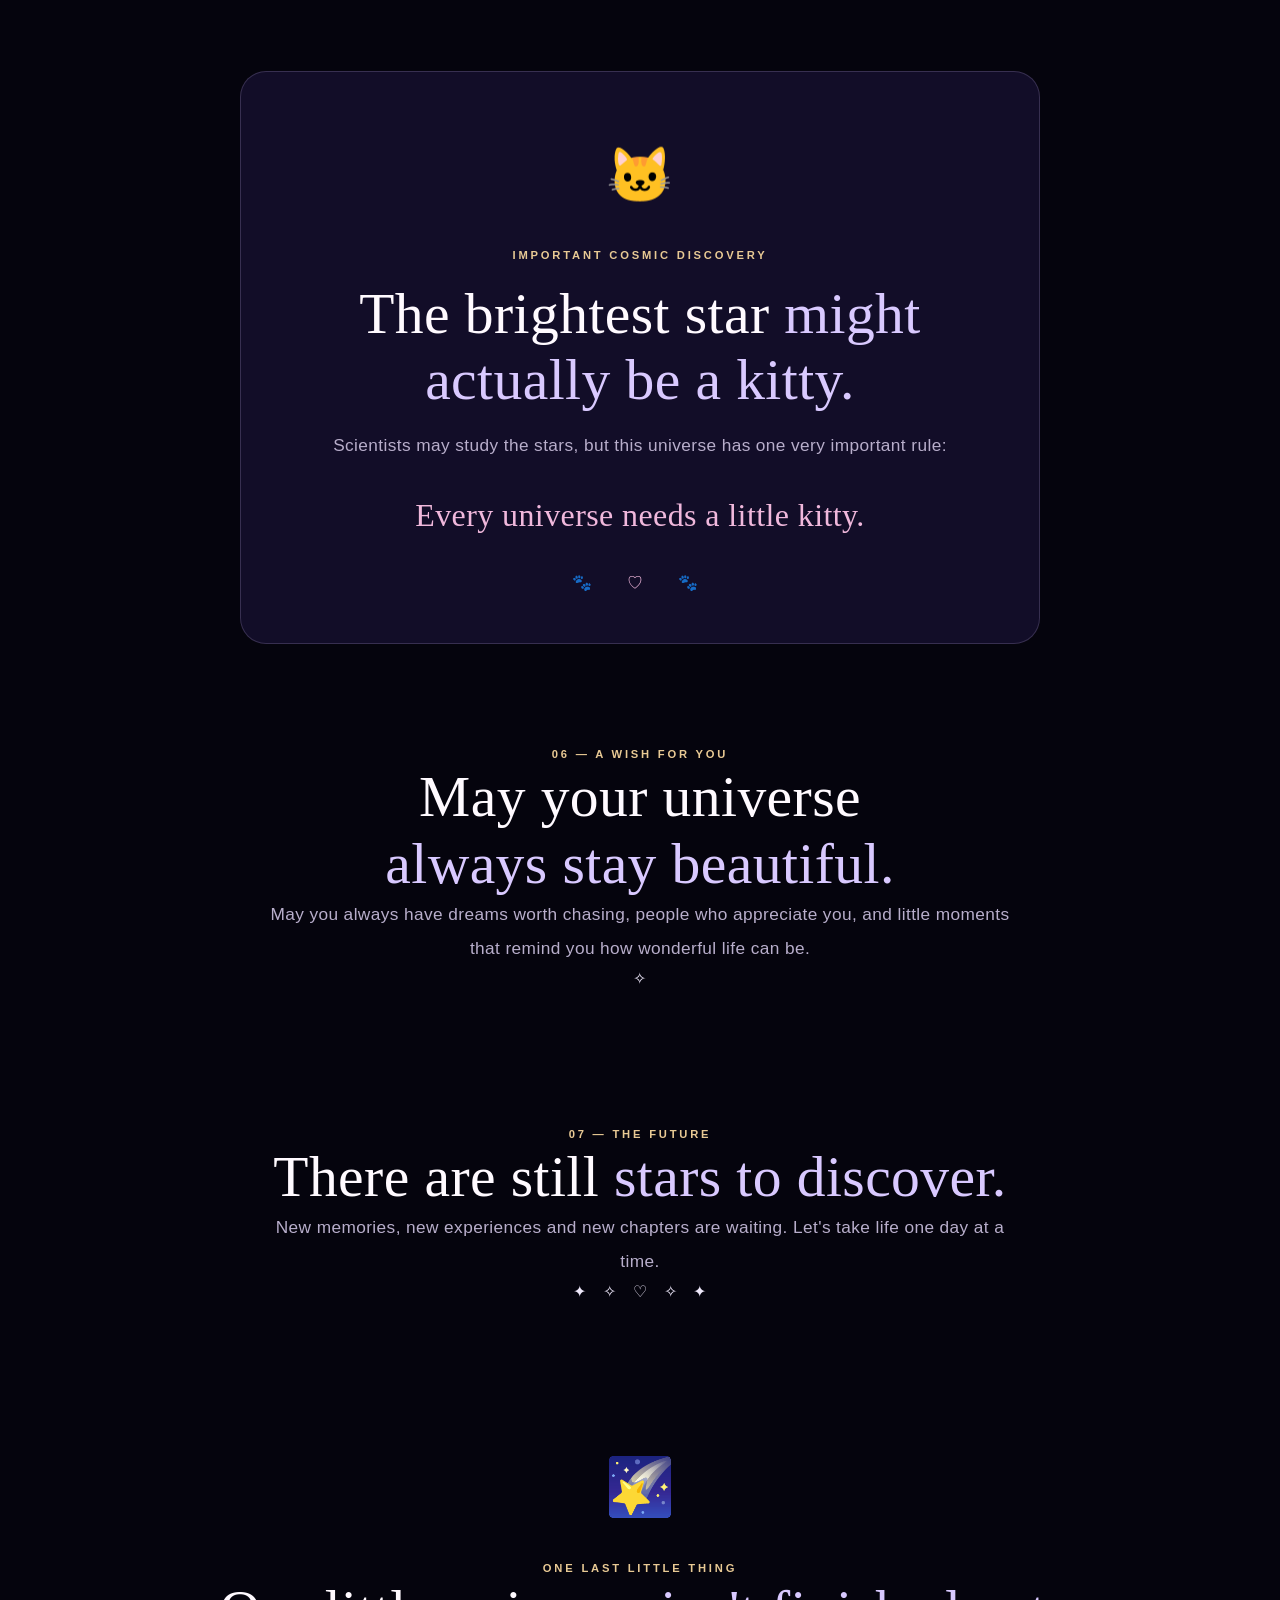
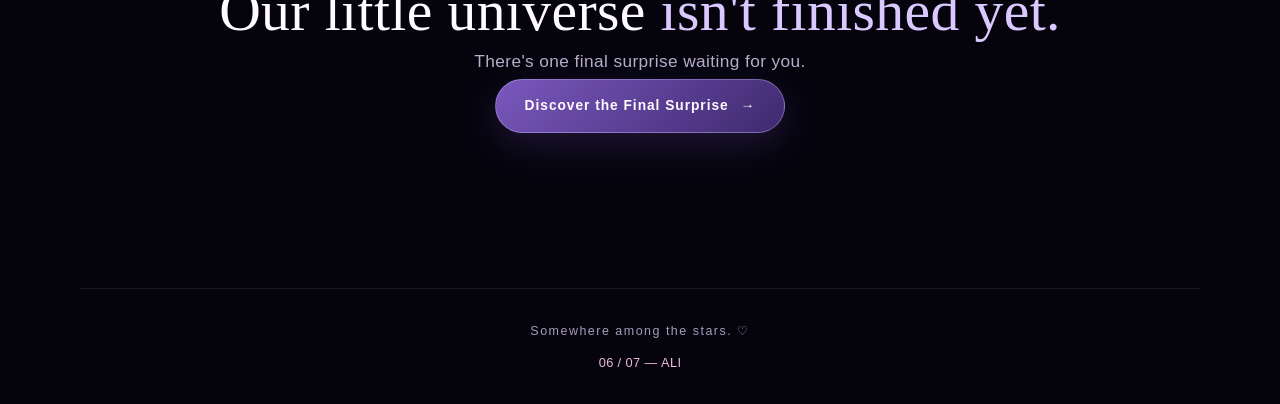
<file: universe.html>
<!DOCTYPE html>
<html lang="en">
<head>
    <meta charset="UTF-8">
    <meta name="viewport" content="width=device-width, initial-scale=1.0">
    <meta name="theme-color" content="#080617">
    <meta name="description" content="A little universe made for Ali.">
    <title>Our Universe | For Ali</title>

    <link rel="stylesheet" href="style.css">
    <link rel="stylesheet" href="responsive.css">
</head>

<body class="universe-page">

    <!-- COSMIC BACKGROUND -->
    <div class="page-background" aria-hidden="true"></div>
    <div class="background-overlay" aria-hidden="true"></div>
    <div class="stars stars-one" aria-hidden="true"></div>
    <div class="stars stars-two" aria-hidden="true"></div>

    <main class="universe-main">

        <!-- HEADER -->
        <header class="page-header">
            <a href="index.html" class="header-logo">A <span>♡</span></a>
            <span class="header-caption">SOMEWHERE IN THE UNIVERSE</span>
            <span class="page-counter">06 / 07</span>
        </header>

        <!-- INTRO -->
        <section class="universe-intro">

            <span class="universe-eyebrow">
                A LITTLE PLACE BEYOND THE STARS
            </span>

            <h1>
                Welcome to
                <span>Our Universe.</span>
            </h1>

            <p>
                A little universe filled with stars,
                dreams, wishes and endless possibilities.
            </p>

            <div class="universe-intro-symbol">
                ✦　♡　✦
            </div>

        </section>

        <!-- MOON SECTION -->
        <section class="moon-section">

            <span class="universe-label">01 — THE MOON</span>

            <h2>
                Even the moon
                <span>has its own beauty.</span>
            </h2>

            <div class="moon-orbit">

                <div class="orbit-one"></div>
                <div class="orbit-two"></div>
                <div class="orbit-three"></div>

                <div class="moon-glow"></div>

                <div class="moon">
                    <div class="moon-crater crater-one"></div>
                    <div class="moon-crater crater-two"></div>
                    <div class="moon-crater crater-three"></div>
                    <div class="moon-crater crater-four"></div>
                </div>

                <span class="moon-star moon-star-one">✦</span>
                <span class="moon-star moon-star-two">✧</span>
                <span class="moon-star moon-star-three">✦</span>

            </div>

            <p class="moon-text">
                Somewhere beneath the same moon,
                two people can look up at the night sky
                and think about their own little dreams.
            </p>

        </section>

        <!-- SAME SKY -->
        <section class="same-sky">

            <div class="same-sky-icon">🌙</div>

            <span class="universe-label">02 — THE SAME SKY</span>

            <h2>
                Different views.
                <span>One beautiful sky.</span>
            </h2>

            <p>
                The night sky doesn't belong to
                just one place.
                Its stars shine above everyone,
                reminding us how big and beautiful
                the universe really is.
            </p>

            <div class="sky-stars">
                <span>✦</span>
                <span>✧</span>
                <span>✦</span>
                <span>✧</span>
                <span>✦</span>
            </div>

        </section>

        <!-- STARS -->
        <section class="stars-section">

            <span class="universe-label">03 — LITTLE STARS</span>

            <h2>
                A sky full of
                <span>little wishes.</span>
            </h2>

            <div class="star-collection">

                <article class="star-point">
                    <div class="star-point-icon">✦</div>
                    <h3>Happiness</h3>
                    <p>
                        May your days always have
                        reasons to smile.
                    </p>
                </article>

                <article class="star-point">
                    <div class="star-point-icon">✧</div>
                    <h3>Success</h3>
                    <p>
                        May your hard work lead
                        you towards your dreams.
                    </p>
                </article>

                <article class="star-point">
                    <div class="star-point-icon">✦</div>
                    <h3>Peace</h3>
                    <p>
                        May you find calmness
                        even on difficult days.
                    </p>
                </article>

                <article class="star-point">
                    <div class="star-point-icon">✧</div>
                    <h3>Adventure</h3>
                    <p>
                        May life surprise you
                        with beautiful experiences.
                    </p>
                </article>

            </div>

        </section>

        <!-- CONSTELLATION -->
        <section class="constellation-section">

            <span class="universe-label">04 — CONNECTED STARS</span>

            <h2>
                Every star has
                <span>its own place.</span>
            </h2>

            <div class="constellation">

                <div class="constellation-line line-one"></div>
                <div class="constellation-line line-two"></div>
                <div class="constellation-line line-three"></div>
                <div class="constellation-line line-four"></div>

                <span class="constellation-star constellation-star-one">✦</span>
                <span class="constellation-star constellation-star-two">✧</span>
                <span class="constellation-star constellation-star-three">✦</span>
                <span class="constellation-star constellation-star-four">✧</span>
                <span class="constellation-star constellation-star-five">✦</span>

            </div>

            <p class="cosmic-message">
                Every little moment adds another
                point of light to the picture.
            </p>

        </section>

        <!-- DISTANCE -->
        <section class="cosmic-distance">

            <div class="distance-symbol">🌌</div>

            <span class="universe-label">05 — BEYOND DISTANCE</span>

            <h2>
                Bigger than
                <span>the distance between us.</span>
            </h2>

            <p>
                Distance is part of our story,
                but it doesn't have to define
                every part of it.
            </p>

            <p>
                There is still so much to learn,
                explore and experience.
            </p>

        </section>

        <!-- KITTY STAR -->
        <section class="kitty-star">

            <div class="kitty-star-icon">🐱</div>

            <span class="universe-label">
                IMPORTANT COSMIC DISCOVERY
            </span>

            <h2>
                The brightest star
                <span>might actually be a kitty.</span>
            </h2>

            <p>
                Scientists may study the stars,
                but this universe has one very
                important rule:
            </p>

            <div class="kitty-rule">
                Every universe needs a little kitty.
            </div>

            <div class="kitty-paws">
                🐾　♡　🐾
            </div>

        </section>

        <!-- WISH -->
        <section class="universe-wish">

            <span class="universe-label">06 — A WISH FOR YOU</span>

            <h2>
                May your universe
                <span>always stay beautiful.</span>
            </h2>

            <p>
                May you always have dreams worth
                chasing, people who appreciate you,
                and little moments that remind you
                how wonderful life can be.
            </p>

            <div class="wish-symbol">✧</div>

        </section>

        <!-- FUTURE -->
        <section class="universe-future">

            <span class="universe-label">07 — THE FUTURE</span>

            <h2>
                There are still
                <span>stars to discover.</span>
            </h2>

            <p>
                New memories, new experiences
                and new chapters are waiting.
                Let's take life one day at a time.
            </p>

            <div class="future-stars">
                ✦　✧　♡　✧　✦
            </div>

        </section>

        <!-- FINAL -->
        <section class="universe-final">

            <div class="universe-final-icon">🌠</div>

            <span class="universe-label">ONE LAST LITTLE THING</span>

            <h2>
                Our little universe
                <span>isn't finished yet.</span>
            </h2>

            <p>
                There's one final surprise
                waiting for you.
            </p>

            <a href="final.html" class="universe-next-button">
                Discover the Final Surprise
                <span>→</span>
            </a>

        </section>

        <!-- FOOTER -->
        <footer class="page-footer">
            <p>Somewhere among the stars. ♡</p>
            <span>06 / 07 — ALI</span>
        </footer>

    </main>

<script src="script.js"></script>
</body>
</html>
</file>
<file: style.css>
/* =========================================================
   ALI BIRTHDAY WEBSITE — MASTER DESIGN
   Midnight Purple • Cinematic • Elegant • Romantic
   FILE 08 — style.css (PART 1)
========================================================= */

/* 01 — ROOT */
:root {
    --bg: #05040d;
    --bg-deep: #080617;
    --bg-purple: #15102b;
    --purple: #a98aff;
    --purple-light: #d9c9ff;
    --pink: #f0b8dc;
    --gold: #e8c994;
    --white: #fffaff;
    --text: #eee8fa;
    --muted: #b8aecb;
    --soft: rgba(255,255,255,.07);
    --border: rgba(218,198,255,.18);
    --glow: 0 0 35px rgba(153,112,255,.25);
    --shadow: 0 25px 80px rgba(0,0,0,.48);
    --serif: "Cormorant Garamond", Georgia, serif;
    --sans: "DM Sans", "Segoe UI", Arial, sans-serif;
}

* {
    margin: 0;
    padding: 0;
    box-sizing: border-box;
}

html {
    min-width: 320px;
    scroll-behavior: smooth;
    background: var(--bg);
}

body {
    min-height: 100vh;
    min-width: 320px;
    overflow-x: hidden;
    position: relative;
    isolation: isolate;
    color: var(--text);
    background: var(--bg);
    font-family: var(--sans);
    font-size: 16px;
    line-height: 1.8;
    letter-spacing: .025em;
    text-align: center;
}

body::before {
    content: "";
    position: fixed;
    inset: 0;
    z-index: -5;
    pointer-events: none;
    background:
        radial-gradient(ellipse at 50% 5%, rgba(105,70,190,.23), transparent 38%),
        radial-gradient(ellipse at 8% 55%, rgba(68,43,135,.17), transparent 42%),
        radial-gradient(ellipse at 95% 85%, rgba(124,48,117,.12), transparent 38%),
        linear-gradient(180deg,#090716 0%,#05040d 48%,#090617 100%);
}

button, input, textarea {
    font: inherit;
}

button, a {
    -webkit-tap-highlight-color: transparent;
}

button {
    color: inherit;
}

a {
    color: inherit;
    text-decoration: none;
}

img, video, svg {
    max-width: 100%;
}

::selection {
    color: white;
    background: #7654bc;
}

[hidden] {
    display: none !important;
}

/* 02 — SHARED BACKGROUND */
.page-background {
    position: fixed;
    inset: 0;
    z-index: -4;
    pointer-events: none;
    background:
        radial-gradient(ellipse at 18% 20%,rgba(111,75,205,.16),transparent 34%),
        radial-gradient(ellipse at 82% 72%,rgba(164,75,157,.10),transparent 32%),
        radial-gradient(ellipse at 50% 100%,rgba(49,47,125,.12),transparent 45%);
}

.background-overlay {
    position: fixed;
    inset: 0;
    z-index: -2;
    pointer-events: none;
    background:
        linear-gradient(180deg,rgba(5,4,13,.12),rgba(5,4,13,.35)),
        radial-gradient(ellipse at center,transparent 35%,rgba(0,0,0,.35) 100%);
}

.cinematic-background {
    position: fixed;
    inset: 0;
    z-index: -3;
    overflow: hidden;
    pointer-events: none;
    background: radial-gradient(ellipse at center,rgba(40,28,83,.2),transparent 70%);
}

.nebula {
    position: absolute;
    width: 65vw;
    height: 65vw;
    min-width: 380px;
    min-height: 380px;
    border-radius: 50%;
    filter: blur(85px);
    opacity: .18;
    pointer-events: none;
}

.nebula-one {
    top: -25%;
    left: -20%;
    background: radial-gradient(circle,#8859e5,transparent 68%);
    animation: nebulaDrift 28s ease-in-out infinite alternate;
}

.nebula-two {
    right: -25%;
    bottom: -25%;
    background: radial-gradient(circle,#a64eae,transparent 68%);
    animation: nebulaDrift 34s ease-in-out infinite alternate-reverse;
}

.cinematic-vignette {
    position: fixed;
    inset: 0;
    z-index: -1;
    pointer-events: none;
    background: radial-gradient(ellipse at center,transparent 35%,rgba(0,0,0,.48) 100%);
}

/* 03 — STARS */
.stars {
    position: fixed;
    inset: -30%;
    z-index: -1;
    pointer-events: none;
    background-repeat: repeat;
}

.stars-one {
    opacity: .65;
    background-image:
        radial-gradient(1px 1px at 35px 55px,#fff,transparent),
        radial-gradient(1px 1px at 140px 180px,#d9caff,transparent),
        radial-gradient(1px 1px at 250px 90px,#fff,transparent),
        radial-gradient(1px 1px at 370px 270px,#bca9ff,transparent),
        radial-gradient(1px 1px at 480px 130px,#fff,transparent),
        radial-gradient(1px 1px at 560px 340px,#e5d8ff,transparent);
    background-size: 600px 400px;
    animation: starsDrift 180s linear infinite;
}

.stars-two {
    opacity: .4;
    background-image:
        radial-gradient(2px 2px at 80px 120px,#fff,transparent),
        radial-gradient(1px 1px at 220px 240px,#b9a5ff,transparent),
        radial-gradient(2px 2px at 370px 70px,#fff,transparent),
        radial-gradient(1px 1px at 490px 300px,#ffd9ef,transparent);
    background-size: 650px 430px;
    animation: starsDrift 240s linear infinite reverse;
}

.floating-particles {
    position: fixed;
    inset: 0;
    z-index: -1;
    overflow: hidden;
    pointer-events: none;
}

.floating-particles span {
    position: absolute;
    bottom: -10%;
    width: 3px;
    height: 3px;
    border-radius: 50%;
    background: #e8ddff;
    box-shadow: 0 0 12px #b89aff;
    animation: particleRise 13s linear infinite;
}

.floating-particles span:nth-child(1) { left: 8%; animation-delay: 0s; }
.floating-particles span:nth-child(2) { left: 17%; animation-delay: 2s; }
.floating-particles span:nth-child(3) { left: 28%; animation-delay: 5s; }
.floating-particles span:nth-child(4) { left: 39%; animation-delay: 1s; }
.floating-particles span:nth-child(5) { left: 51%; animation-delay: 7s; }
.floating-particles span:nth-child(6) { left: 63%; animation-delay: 3s; }
.floating-particles span:nth-child(7) { left: 74%; animation-delay: 6s; }
.floating-particles span:nth-child(8) { left: 86%; animation-delay: 4s; }
.floating-particles span:nth-child(9) { left: 94%; animation-delay: 8s; }

/* 04 — TYPOGRAPHY */
h1, h2, h3, h4 {
    color: var(--white);
    font-family: var(--serif);
    font-weight: 500;
    line-height: 1.16;
    text-wrap: balance;
}

h1 {
    font-size: clamp(3rem,7vw,6.8rem);
    letter-spacing: -.025em;
}

h2 {
    font-size: clamp(2.1rem,4.5vw,4rem);
}

h3 {
    font-size: clamp(1.3rem,2.5vw,2rem);
}

p {
    max-width: 760px;
    margin: 0 auto;
    color: var(--muted);
    font-size: clamp(.94rem,1.35vw,1.08rem);
    line-height: 1.95;
    overflow-wrap: anywhere;
}

p + p {
    margin-top: 16px;
}

h1 span, h2 span, h3 span {
    color: var(--purple-light);
}

.eyebrow, .small-label, .chapter-label,
.world-label, .universe-label, .memory-label,
.final-eyebrow, .letter-kicker {
    display: block;
    color: var(--gold);
    font-size: .7rem;
    font-weight: 700;
    letter-spacing: .25em;
    line-height: 1.8;
    text-transform: uppercase;
}

.page-number, .page-counter, .chapter-number {
    color: var(--gold);
    font-size: .72rem;
    letter-spacing: .2em;
}

/* 05 — SHARED HEADER AND FOOTER */
.page-header {
    position: relative;
    z-index: 5;
    width: min(1180px,calc(100% - 64px));
    margin: 0 auto;
    padding: 25px 0 20px;
    display: flex;
    align-items: center;
    justify-content: space-between;
    gap: 18px;
    border-bottom: 1px solid rgba(226,210,255,.12);
}

.header-logo {
    color: var(--white);
    font-family: var(--serif);
    font-size: 1.8rem;
}

.header-logo span {
    color: var(--pink);
}

.header-label, .header-caption, .header-date {
    color: rgba(242,232,255,.78);
    font-size: .68rem;
    font-weight: 600;
    letter-spacing: .19em;
    text-transform: uppercase;
}

.header-date {
    color: var(--gold);
}

.page-footer, .final-footer {
    padding: 30px 20px;
    text-align: center;
    border-top: 1px solid rgba(226,210,255,.09);
}

.page-footer p, .final-footer p {
    font-size: .78rem;
    letter-spacing: .12em;
    color: #a79bbd;
}

.page-footer span {
    display: block;
    margin-top: 7px;
    color: var(--pink);
    font-size: .8rem;
}

/* 06 — SHARED BUTTONS */
.cinematic-button, .continue-button, .next-button,
.secret-button, .primary-button, .replay-button,
.birthday-next-button, .world-next-button,
.memories-next-button, .universe-next-button {
    display: inline-flex;
    align-items: center;
    justify-content: center;
    gap: 12px;
    min-height: 52px;
    padding: 14px 29px;
    border: 1px solid rgba(215,193,255,.38);
    border-radius: 999px;
    color: var(--white);
    background: linear-gradient(135deg,#7958bd,#40296f);
    box-shadow: 0 12px 36px rgba(104,72,173,.25);
    font-size: .86rem;
    font-weight: 600;
    letter-spacing: .07em;
    cursor: pointer;
    transition: transform .3s ease,box-shadow .3s ease,border-color .3s ease;
}

.cinematic-button:hover, .continue-button:hover,
.next-button:hover, .secret-button:hover,
.primary-button:hover, .replay-button:hover,
.birthday-next-button:hover, .world-next-button:hover,
.memories-next-button:hover, .universe-next-button:hover {
    transform: translateY(-4px);
    border-color: rgba(232,213,255,.75);
    box-shadow: 0 17px 45px rgba(128,91,208,.38);
}

button:disabled {
    opacity: .4;
    cursor: not-allowed;
    transform: none;
}

/* 07 — SHARED GLASS CARDS */
.premium-card, .wish-card, .birthday-wish-card,
.distance-card, .memory-card, .final-card,
.cosmic-card, .universe-card, .thing-card,
.place-card, .star-point {
    border: 1px solid var(--border);
    border-radius: 24px;
    background: linear-gradient(145deg,rgba(30,23,62,.82),rgba(9,9,27,.88));
    box-shadow: 0 22px 65px rgba(0,0,0,.28),inset 0 1px rgba(255,255,255,.045);
    backdrop-filter: blur(14px);
    -webkit-backdrop-filter: blur(14px);
}

.thing-card, .place-card, .memory-card, .star-point {
    transition: transform .35s ease,border-color .35s ease,box-shadow .35s ease;
}

.thing-card:hover, .place-card:hover, .memory-card:hover, .star-point:hover {
    transform: translateY(-6px);
    border-color: rgba(190,160,255,.45);
    box-shadow: var(--glow),var(--shadow);
}

/* 08 — OPENING PAGE */
.index-page {
    overflow-x: hidden;
}

.index-page .hero,
.index-page .hero-section,
.index-page .opening-hero {
    min-height: 78vh;
    display: flex;
    flex-direction: column;
    align-items: center;
    justify-content: center;
    padding: 70px 24px;
    text-align: center;
}

.index-page .hero-title,
.index-page .hero h1,
.index-page .main-title {
    max-width: 950px;
    font-size: clamp(3.1rem,8vw,7rem);
    line-height: 1.02;
    text-shadow: 0 0 45px rgba(165,139,255,.25);
}

.index-page .hero-title span {
    display: block;
    color: var(--purple-light);
}

.index-page .hero p {
    margin-top: 22px;
}

.gift-stage, #giftStage {
    position: relative;
    min-height: 410px;
    display: grid;
    place-items: center;
    perspective: 1200px;
}

.gift-box-3d, .gift-box {
    position: relative;
    width: 190px;
    height: 155px;
    border: 1px solid rgba(255,255,255,.25);
    border-radius: 9px;
    background: linear-gradient(135deg,#8965cb,#493078 65%,#30204f);
    box-shadow: 0 25px 70px rgba(0,0,0,.55),0 0 48px rgba(165,139,255,.28);
    transform-style: preserve-3d;
    transition: transform 1s ease,opacity .8s ease;
    animation: giftFloat 4s ease-in-out infinite;
}

.gift-box-3d::before, .gift-box::before {
    content: "";
    position: absolute;
    top: 0;
    left: calc(50% - 14px);
    width: 28px;
    height: 100%;
    background: linear-gradient(90deg,#c39b58,#fff0c6,#c39b58);
}

.box-lid, .gift-lid, .gift-box-lid {
    position: absolute;
    z-index: 3;
    top: -25px;
    left: -13px;
    width: 216px;
    height: 38px;
    border-radius: 8px;
    background: linear-gradient(135deg,#b89af0,#7956b9);
    box-shadow: 0 9px 22px rgba(0,0,0,.3);
    transform-origin: 12% 90%;
    transition: transform 1s ease;
}

.box-lid::after {
    content: "";
    position: absolute;
    top: 0;
    left: calc(50% - 14px);
    width: 28px;
    height: 100%;
    background: #e8c994;
}

.gift-opening .gift-box-3d,
.gift-opening .gift-box {
    transform: rotateY(18deg) translateY(15px);
}

.gift-opening .box-lid,
.gift-opening .gift-lid,
.gift-opening .gift-box-lid {
    transform: rotate(-105deg) translate(-18px,-18px);
}

.mystery-message {
    margin-top: 26px;
    color: var(--muted);
    transition: opacity .4s ease;
}

.mystery-message.fade-out {
    opacity: 0;
}

.cinematic-reveal {
    padding: 60px 24px 90px;
    text-align: center;
}

.cinematic-reveal.active,
.cinematic-reveal.show,
.cinematic-reveal.visible,
.cinematic-reveal.revealed {
    animation: softReveal .9s ease both;
}

#screenFlash {
    position: fixed;
    inset: 0;
    z-index: 100;
    background: white;
    opacity: 0;
    pointer-events: none;
}

#screenFlash.active {
    animation: flashEffect .8s ease;
}

#screenDarkness {
    position: fixed;
    inset: 0;
    z-index: 90;
    background: #03020a;
    opacity: 0;
    pointer-events: none;
    transition: opacity .7s ease;
}

#screenDarkness.active {
    opacity: 1;
}

/* 09 — BIRTHDAY PAGE */
.birthday-main, .final-main, .world-main,
.memories-main, .universe-main, .letter-main {
    position: relative;
    z-index: 1;
    width: min(1120px,calc(100% - 48px));
    margin-inline: auto;
    text-align: center;
}

.birthday-hero {
    min-height: 66vh;
    display: flex;
    flex-direction: column;
    align-items: center;
    justify-content: center;
    padding: 70px 20px 35px;
}

.birthday-title {
    font-size: clamp(3.2rem,8vw,7rem);
}

.birthday-name {
    display: block;
    color: var(--pink);
    text-shadow: 0 0 35px rgba(255,183,220,.32);
}

.birthday-subtitle {
    margin-top: 18px;
}

.birthday-orb {
    position: relative;
    width: 155px;
    height: 155px;
    margin: 35px auto;
    border-radius: 50%;
    background: radial-gradient(circle at 32% 27%,#fff1ff 0%,#c7a9ff 20%,#7852b5 54%,#21143c 78%);
    box-shadow: 0 0 35px rgba(174,139,255,.35),0 0 90px rgba(174,139,255,.18);
    animation: orbFloat 5s ease-in-out infinite;
}

.birthday-wish-card {
    max-width: 800px;
    margin: 35px auto;
    padding: clamp(28px,5vw,58px);
    text-align: center;
}

.birthday-secret-message {
    max-width: 760px;
    margin: 28px auto;
    padding: 30px;
    border: 1px solid var(--border);
    border-radius: 22px;
    background: rgba(24,17,52,.88);
    box-shadow: var(--glow);
}

.birthday-actions {
    display: flex;
    flex-wrap: wrap;
    align-items: center;
    justify-content: center;
    gap: 16px;
    margin: 32px auto;
}

.birthday-next {
    display: flex;
    justify-content: center;
    padding: 35px 0 80px;
}

.page-transition {
    position: fixed;
    inset: 0;
    z-index: 100;
    pointer-events: none;
    opacity: 0;
    background: radial-gradient(circle,#3b2868,#05040d 72%);
    transition: opacity .5s ease;
}

.page-transition.active,
.page-transition.show,
.page-transition.visible {
    opacity: 1;
    pointer-events: auto;
}

/* PART 1 ENDS HERE — ADD PART 2 BELOW */
/* =========================================================
   ALI BIRTHDAY WEBSITE — MASTER DESIGN
   FILE 08 — style.css (PART 2)
========================================================= */

/* 10 — OUR WORLD PAGE */
.world-intro {
    padding: 90px 20px 55px;
    text-align: center;
}

.world-title, .world-intro h1 {
    font-size: clamp(3rem,7vw,6rem);
}

.world-subtitle {
    margin: 20px auto 0;
}

.distance-section, .connection-section,
.little-things, .time-section,
.world-future, .world-final {
    max-width: 1000px;
    margin: 65px auto;
    text-align: center;
}

.distance-card {
    padding: clamp(25px,4vw,55px);
    margin: 35px auto;
}

.places-row, .distance-card {
    display: flex;
    justify-content: center;
    align-items: center;
    gap: 25px;
    flex-wrap: wrap;
}

.place-card {
    flex: 1 1 240px;
    max-width: 360px;
    min-height: 260px;
    padding: 30px 25px;
    text-align: center;
}

.place-emoji, .place-symbol {
    display: block;
    margin-bottom: 15px;
    font-size: 3rem;
}

.place-card h3 {
    margin: 10px 0;
    color: var(--purple-light);
}

.place-city {
    color: var(--gold);
    font-size: .85rem;
    letter-spacing: .12em;
}

.place-description {
    margin-top: 17px;
    font-size: .92rem;
}

.distance-connection {
    display: flex;
    align-items: center;
    justify-content: center;
    gap: 12px;
    color: var(--pink);
    font-size: 1.8rem;
}

.connection-line {
    width: 55px;
    height: 1px;
    background: linear-gradient(90deg,transparent,var(--purple),transparent);
}

.connection-heart, .connection-glow {
    color: var(--pink);
}

.connection-section h2 {
    margin: 18px auto;
}

.connection-glow {
    position: relative;
    width: 230px;
    height: 230px;
    margin: 40px auto;
    display: grid;
    place-items: center;
}

.glow-ring {
    position: absolute;
    inset: 15px;
    border: 1px solid rgba(194,163,255,.38);
    border-radius: 50%;
    box-shadow: 0 0 25px rgba(161,120,255,.12);
    animation: ringRotate 16s linear infinite;
}

.ring-two {
    inset: 35px;
    border-color: rgba(242,181,225,.38);
    animation-direction: reverse;
    animation-duration: 12s;
}

.ring-three {
    inset: 55px;
    border-style: dashed;
    animation-duration: 22s;
}

.glow-center {
    width: 75px;
    height: 75px;
    display: grid;
    place-items: center;
    border-radius: 50%;
    color: white;
    font-size: 2.5rem;
    background: radial-gradient(circle,#a98aff,#593c91);
    box-shadow: 0 0 45px rgba(170,135,255,.55);
}

.things-grid {
    display: grid;
    grid-template-columns: repeat(2,minmax(0,1fr));
    gap: 22px;
    margin: 35px auto;
}

.thing-card {
    padding: 28px;
    text-align: center;
}

.thing-icon {
    display: block;
    margin-bottom: 15px;
    font-size: 2.2rem;
}

.thing-card h3 {
    margin-bottom: 10px;
    color: var(--purple-light);
}

.world-message, .world-future, .world-final,
.time-section, .connection-section {
    padding: 35px 20px;
}

.world-kitty {
    margin: 25px auto;
    font-size: 3rem;
}

.world-next, .world-next-button {
    display: flex;
    justify-content: center;
    margin: 30px auto;
}

/* 11 — MEMORIES PAGE */
.memories-intro {
    padding: 85px 20px 45px;
}

.memories-title, .memories-intro h1 {
    font-size: clamp(3rem,7vw,6rem);
}

.memories-subtitle {
    margin: 20px auto;
}

.memory-opening, .memories-message,
.kitty-memory, .future-memories, .memory-final {
    max-width: 850px;
    margin: 45px auto;
    padding: 35px 20px;
    text-align: center;
}

.memory-opening {
    padding: 40px;
    border: 1px solid var(--border);
    border-radius: 26px;
    background: linear-gradient(145deg,rgba(31,23,65,.65),rgba(8,8,24,.7));
}

.opening-icon {
    margin-bottom: 20px;
    font-size: 3rem;
}

.memory-list {
    display: grid;
    grid-template-columns: repeat(2,minmax(0,1fr));
    gap: 24px;
    margin: 40px auto;
}

.memory-card-section {
    min-width: 0;
    margin: 24px auto;
}

.memory-card {
    position: relative;
    min-height: 245px;
    height: 100%;
    padding: clamp(25px,4vw,40px);
    text-align: center;
    overflow: hidden;
}

.memory-card::before {
    content: "";
    position: absolute;
    top: -100px;
    right: -100px;
    width: 190px;
    height: 190px;
    border-radius: 50%;
    background: rgba(155,119,255,.08);
    filter: blur(30px);
    pointer-events: none;
}

.memory-number {
    display: block;
    color: var(--gold);
    font-size: .75rem;
    letter-spacing: .25em;
}

.memory-icon {
    display: block;
    margin: 15px auto;
    font-size: 2.4rem;
}

.memory-card h2 {
    margin: 12px auto;
    font-size: clamp(1.45rem,2.5vw,2.1rem);
    color: var(--purple-light);
}

.memory-card p {
    font-size: .94rem;
}

.memory-bottom {
    margin-top: 22px;
    color: var(--pink);
    font-size: 1.4rem;
}

.kitty-memory {
    border: 1px solid var(--border);
    border-radius: 25px;
    background: rgba(26,19,53,.6);
}

.kitty-memory-icon {
    margin: 12px auto;
    font-size: 3.4rem;
}

.kitty-memory h2, .future-memories h2 {
    margin: 15px auto;
}

.kitty-paws {
    margin-top: 25px;
    letter-spacing: .6em;
    color: var(--pink);
}

.memory-final {
    padding: 55px 20px 80px;
}

.memory-final-heart {
    margin: 15px auto;
    color: var(--pink);
    font-size: 3.5rem;
    animation: heartPulse 2.5s ease-in-out infinite;
}

.memories-next, .memories-next-button {
    display: flex;
    justify-content: center;
    margin: 30px auto;
}

/* 12 — UNIVERSE PAGE */
.universe-intro {
    padding: 85px 20px 55px;
}

.universe-title, .universe-intro h1 {
    font-size: clamp(3rem,7vw,6.2rem);
}

.universe-subtitle {
    margin: 20px auto;
}

.moon-section, .stars-section,
.constellation-section, .cosmic-distance,
.universe-wish, .universe-future, .universe-final {
    max-width: 920px;
    margin: 70px auto;
    padding: 30px 20px;
    text-align: center;
}

.moon-orbit, .moon-scene, .moon-stage,
.universe-scene {
    position: relative;
    width: min(360px,85vw);
    height: min(360px,85vw);
    margin: 40px auto;
    display: grid;
    place-items: center;
}

.orbit-one, .orbit-two, .orbit-three {
    position: absolute;
    inset: 10px;
    border: 1px solid rgba(194,171,255,.28);
    border-radius: 50%;
    animation: ringRotate 24s linear infinite;
}

.orbit-two {
    inset: 35px;
    border-color: rgba(246,192,230,.25);
    animation-direction: reverse;
    animation-duration: 19s;
}

.orbit-three {
    inset: 60px;
    border-style: dashed;
    animation-duration: 30s;
}

.moon-glow {
    position: absolute;
    width: 220px;
    height: 220px;
    border-radius: 50%;
    background: rgba(160,129,255,.17);
    filter: blur(45px);
}

.moon {
    position: relative;
    z-index: 2;
    width: 150px;
    height: 150px;
    border-radius: 50%;
    background:
        radial-gradient(circle at 32% 28%,#fff9ee 0%,#dfd1ff 28%,#a18acb 63%,#42345f 100%);
    box-shadow: 0 0 45px rgba(210,196,255,.35),0 0 100px rgba(166,135,255,.2);
    animation: moonFloat 6s ease-in-out infinite;
}

.moon-crater {
    position: absolute;
    border-radius: 50%;
    background: rgba(93,77,126,.2);
    box-shadow: inset 2px 3px 7px rgba(30,20,52,.2);
}

.crater-one { width: 27px; height: 27px; top: 30px; left: 35px; }
.crater-two { width: 17px; height: 17px; top: 78px; left: 90px; }
.crater-three { width: 12px; height: 12px; top: 43px; right: 22px; }
.crater-four { width: 20px; height: 20px; bottom: 18px; left: 53px; }

.moon-star {
    position: absolute;
    z-index: 3;
    color: #f5e6ff;
    text-shadow: 0 0 15px #c5a4ff;
    animation: twinkle 2.5s ease-in-out infinite alternate;
}

.moon-star-one { top: 18%; right: 13%; }
.moon-star-two { bottom: 18%; left: 10%; animation-delay: .7s; }
.moon-star-three { top: 12%; left: 20%; animation-delay: 1.1s; }

.star-collection {
    display: grid;
    grid-template-columns: repeat(2,minmax(0,1fr));
    gap: 20px;
    margin: 35px auto;
}

.star-point {
    padding: 28px;
    text-align: center;
}

.star-point-icon {
    color: var(--gold);
    font-size: 2.3rem;
    text-shadow: 0 0 20px rgba(232,201,148,.45);
}

.star-point h3 {
    margin: 12px auto;
    color: var(--purple-light);
}

.constellation {
    position: relative;
    width: min(460px,90%);
    height: 240px;
    margin: 35px auto;
    border: 1px solid rgba(210,190,255,.13);
    border-radius: 25px;
    background: radial-gradient(ellipse,rgba(80,55,135,.18),rgba(8,7,24,.25));
    overflow: hidden;
}

.constellation-star {
    position: absolute;
    z-index: 2;
    color: #fff2d2;
    font-size: 1.5rem;
    text-shadow: 0 0 16px #d9bdff;
    animation: twinkle 2s ease-in-out infinite alternate;
}

.constellation-star-one { top: 22%; left: 17%; }
.constellation-star-two { top: 58%; left: 34%; }
.constellation-star-three { top: 18%; left: 55%; }
.constellation-star-four { top: 65%; left: 72%; }
.constellation-star-five { top: 38%; left: 85%; }

.constellation-line {
    position: absolute;
    height: 1px;
    transform-origin: left center;
    background: linear-gradient(90deg,rgba(202,174,255,.05),rgba(202,174,255,.65));
}

.line-one { top: 27%; left: 19%; width: 125px; transform: rotate(25deg); }
.line-two { top: 64%; left: 36%; width: 100px; transform: rotate(-43deg); }
.line-three { top: 24%; left: 57%; width: 130px; transform: rotate(55deg); }
.line-four { top: 68%; left: 74%; width: 65px; transform: rotate(-28deg); }

.cosmic-message {
    padding: 30px 20px;
}

.kitty-star {
    max-width: 800px;
    margin: 60px auto;
    padding: 45px 25px;
    border: 1px solid var(--border);
    border-radius: 26px;
    background: rgba(28,20,58,.62);
}

.kitty-star-icon {
    margin: 10px auto 20px;
    font-size: 3.4rem;
}

.kitty-star h2 {
    margin: 15px auto;
}

.kitty-rule {
    margin: 24px auto;
    color: var(--pink);
    font-family: var(--serif);
    font-size: clamp(1.3rem,3vw,2rem);
}

.universe-final {
    padding-bottom: 85px;
}

.universe-final-icon {
    margin-bottom: 20px;
    font-size: 3.5rem;
}

.universe-next {
    display: flex;
    justify-content: center;
    margin: 30px auto;
}

/* 13 — FINAL PAGE */
.final-page .final-main {
    padding: 65px 0 50px;
}

.final-intro, .final-opening,
.final-secret-section, .final-words,
.final-signature, .final-thank-you {
    max-width: 850px;
    margin: 45px auto;
    text-align: center;
}

.final-title {
    margin: 20px auto;
    font-size: clamp(3rem,7vw,6.5rem);
}

.final-name {
    display: block;
    color: var(--pink);
    text-shadow: 0 0 35px rgba(255,183,220,.3);
}

.final-subtitle {
    margin: 20px auto;
}

.final-card {
    max-width: 850px;
    margin: 35px auto;
    padding: clamp(28px,5vw,60px);
    text-align: center;
}

.final-secret-message {
    max-width: 780px;
    margin: 30px auto;
    padding: clamp(28px,5vw,55px);
    border: 1px solid rgba(208,180,255,.3);
    border-radius: 25px;
    background: linear-gradient(145deg,rgba(32,22,65,.92),rgba(9,8,27,.95));
    box-shadow: var(--glow),var(--shadow);
    animation: softReveal .8s ease both;
}

.final-secret-message h2 {
    margin: 18px auto;
}

.final-signature {
    color: var(--pink);
    font-family: var(--serif);
    font-size: 1.7rem;
    font-style: italic;
}

.replay-section {
    padding: 35px 20px 65px;
    text-align: center;
}

/* 14 — LETTER PAGE: OLD BROWN PAPER + BLACK INK */
.letter-page {
    --paper: #e6d1aa;
    --ink: #19130d;
}

.letter-main {
    padding-bottom: 70px;
}

.letter-intro {
    padding: 75px 20px 38px;
    text-align: center;
}

.letter-intro h1 {
    margin: 18px auto;
    font-size: clamp(2.8rem,6vw,5.5rem);
}

.letter-intro h1 span {
    display: block;
    color: var(--purple-light);
}

.letter-intro-text {
    margin: 15px auto;
}

.letter-section {
    width: 100%;
    margin: 30px auto 55px;
}

.letter-paper {
    position: relative;
    width: min(850px,100%);
    margin: 20px auto 45px;
    padding: clamp(28px,5vw,68px);
    overflow: hidden;
    text-align: left;
    color: var(--ink) !important;
    border: 1px solid rgba(78,49,23,.48);
    border-radius: 3px;
    background:
        radial-gradient(ellipse at 10% 8%,rgba(255,248,220,.5),transparent 35%),
        radial-gradient(ellipse at 90% 90%,rgba(120,77,35,.13),transparent 42%),
        repeating-linear-gradient(0deg,rgba(75,48,20,.025) 0,rgba(75,48,20,.025) 1px,transparent 1px,transparent 4px),
        linear-gradient(135deg,#ead9b8,#ddc397 52%,#ebd9b5);
    box-shadow: 0 25px 80px rgba(0,0,0,.42),inset 0 0 65px rgba(95,61,28,.17);
}

.letter-paper::before {
    content: "";
    position: absolute;
    inset: 13px;
    border: 1px solid rgba(96,64,34,.18);
    pointer-events: none;
}

.letter-paper-top, .letter-paper-footer {
    position: relative;
    z-index: 1;
    display: flex;
    justify-content: space-between;
    gap: 15px;
    padding: 0 0 15px;
    color: #3b2b1b !important;
    border-bottom: 1px solid rgba(70,46,23,.3);
    font-size: .68rem;
    font-weight: 700;
    letter-spacing: .19em;
}

.letter-paper-footer {
    margin-top: 35px;
    padding: 15px 0 0;
    border-top: 1px solid rgba(70,46,23,.3);
    border-bottom: 0;
}

.letter-body {
    position: relative;
    z-index: 1;
    padding-top: 28px;
    color: #19130d !important;
    font-family: Georgia,"Times New Roman",serif;
    font-size: clamp(1rem,1.45vw,1.12rem);
    line-height: 2;
    text-align: left;
}

.letter-body p {
    max-width: none;
    margin: 0 0 19px;
    color: #19130d !important;
    font-family: Georgia,"Times New Roman",serif;
    font-size: inherit;
    line-height: 2;
    text-align: left;
    text-shadow: none !important;
}

.letter-body h2, .letter-body h3 {
    margin: 25px 0 14px;
    color: #21170e !important;
    font-family: Georgia,"Times New Roman",serif;
    text-align: left;
}

.letter-greeting {
    font-size: 1.35rem !important;
    font-weight: 700;
}

.letter-emphasis {
    color: #090705 !important;
    font-weight: 700;
}

.letter-quote {
    margin: 28px 0;
    padding: 20px 25px;
    border-left: 3px solid #765633;
    border-right: 1px solid rgba(70,46,23,.15);
    background: rgba(112,77,42,.08);
    color: #19130d !important;
    font-family: Georgia,"Times New Roman",serif;
    font-style: italic;
}

.letter-quote p {
    margin: 0;
    text-align: center;
}

.letter-divider {
    margin: 32px auto;
    color: #765633;
    text-align: center;
    letter-spacing: .5em;
}

.letter-section-label {
    display: block;
    margin: 30px 0 10px;
    color: #604426 !important;
    font-size: .7rem;
    font-weight: 700;
    letter-spacing: .18em;
    text-align: left;
}

.letter-cute-note, .letter-wishes,
.letter-promise, .letter-soft-section,
.letter-warning, .letter-love-note,
.letter-wish-list, .letter-final-card {
    margin: 30px 0;
    padding: 24px;
    color: #19130d !important;
    border: 1px solid rgba(91,61,31,.25);
    background: rgba(255,247,222,.25);
}

.letter-cute-note p, .letter-wishes p,
.letter-promise p, .letter-soft-section p,
.letter-warning p, .letter-love-note p,
.letter-wish-list p, .letter-final-card p {
    color: #19130d !important;
}

.letter-cute-note h2, .letter-wishes h2,
.letter-promise h2, .letter-final-card h2 {
    color: #21170e !important;
}

.letter-cute-note .cute-note-icon {
    margin-bottom: 12px;
    font-size: 2rem;
    text-align: center;
}

.letter-wishes h3 {
    margin-top: 0;
}

.letter-final-card {
    text-align: center;
    background: rgba(255,247,222,.42);
}

.letter-final-card .letter-section-label {
    text-align: center;
}

.letter-final-heart {
    display: block;
    margin-top: 15px;
    color: #70432d;
    font-size: 2.2rem;
}

.letter-ending {
    margin-top: 35px !important;
}

.letter-signature {
    color: #25180f !important;
    font-family: var(--serif) !important;
    font-size: 1.8rem !important;
    font-style: italic;
    font-weight: 700;
}

.letter-signature span {
    color: #814c57 !important;
}

.letter-next {
    display: flex;
    flex-direction: column;
    align-items: center;
    gap: 20px;
    padding: 35px 0 80px;
    text-align: center;
}

.letter-next-button {
    display: inline-flex;
    align-items: center;
    gap: 12px;
    padding: 15px 28px;
    border: 1px solid rgba(215,193,255,.38);
    border-radius: 999px;
    background: linear-gradient(135deg,#7958bd,#40296f);
    color: white;
    transition: transform .3s ease,box-shadow .3s ease;
}

.letter-next-button:hover {
    transform: translateY(-4px);
    box-shadow: var(--glow);
}

/* 15 — ANIMATIONS */
@keyframes nebulaDrift {
    from { transform: translate3d(-2%,0,0) scale(1); }
    to { transform: translate3d(3%,4%,0) scale(1.12); }
}

@keyframes starsDrift {
    from { transform: translate3d(0,0,0); }
    to { transform: translate3d(-160px,100px,0); }
}

@keyframes particleRise {
    0% { transform: translateY(0); opacity: 0; }
    15% { opacity: .8; }
    85% { opacity: .6; }
    100% { transform: translateY(-110vh); opacity: 0; }
}

@keyframes giftFloat {
    0%,100% { transform: translateY(0) rotateY(-5deg); }
    50% { transform: translateY(-12px) rotateY(5deg); }
}

@keyframes orbFloat {
    0%,100% { transform: translateY(0); }
    50% { transform: translateY(-12px); }
}

@keyframes moonFloat {
    0%,100% { transform: translateY(0) rotate(-3deg); }
    50% { transform: translateY(-10px) rotate(3deg); }
}

@keyframes ringRotate {
    to { transform: rotate(360deg); }
}

@keyframes twinkle {
    from { opacity: .45; transform: scale(.8); }
    to { opacity: 1; transform: scale(1.2); }
}

@keyframes heartPulse {
    0%,100% { transform: scale(1); }
    50% { transform: scale(1.12); }
}

@keyframes softReveal {
    from { opacity: 0; transform: translateY(25px); }
    to { opacity: 1; transform: translateY(0); }
}

@keyframes flashEffect {
    0% { opacity: 0; }
    25% { opacity: .9; }
    100% { opacity: 0; }
}

/* 16 — ACCESSIBILITY */
:focus-visible {
    outline: 2px solid var(--purple-light);
    outline-offset: 5px;
}

@media (prefers-reduced-motion: reduce) {
    *, *::before, *::after {
        scroll-behavior: auto !important;
        animation-duration: .01ms !important;
        animation-iteration-count: 1 !important;
        transition-duration: .01ms !important;
    }
}
</file>
<file: responsive.css>
/* =========================================================
   ALI BIRTHDAY WEBSITE
   FILE 09 — RESPONSIVE.CSS
   Desktop • Laptop • Tablet • Mobile
========================================================= */

/* 01 — GLOBAL RESPONSIVE FIXES */
* {
    box-sizing: border-box;
}

html {
    width: 100%;
    overflow-x: hidden;
}

body {
    width: 100%;
    overflow-x: hidden;
}

img, video, iframe {
    max-width: 100%;
}

button, a {
    touch-action: manipulation;
}

.page-background,
.background-overlay,
.stars,
.floating-particles {
    max-width: 100vw;
}

/* 02 — LARGE DESKTOP */
@media (min-width: 1441px) {
    .page-header {
        width: min(1320px, calc(100% - 100px));
    }

    .birthday-main,
    .final-main,
    .world-main,
    .memories-main,
    .universe-main,
    .letter-main {
        width: min(1250px, calc(100% - 80px));
    }

    .letter-paper {
        width: min(920px, 100%);
    }

    .memory-list {
        gap: 30px;
    }

    .things-grid,
    .star-collection {
        gap: 28px;
    }
}

/* 03 — STANDARD LAPTOP */
@media (min-width: 1025px) and (max-width: 1440px) {
    .page-header {
        width: min(1180px, calc(100% - 70px));
    }

    .birthday-main,
    .final-main,
    .world-main,
    .memories-main,
    .universe-main,
    .letter-main {
        width: min(1120px, calc(100% - 70px));
    }

    .index-page .opening-hero {
        min-height: 78vh;
    }

    .gift-stage,
    #giftStage {
        min-height: 390px;
    }

    .letter-paper {
        width: min(850px, 100%);
    }
}

/* 04 — SHORT LAPTOP HEIGHT */
@media (min-width: 1025px) and (max-height: 800px) {
    .index-page .hero,
    .index-page .hero-section,
    .index-page .opening-hero {
        min-height: 650px;
        padding-top: 45px;
        padding-bottom: 45px;
    }

    .birthday-hero {
        min-height: 570px;
        padding-top: 45px;
    }

    .gift-stage,
    #giftStage {
        min-height: 320px;
    }

    .gift-box-3d,
    .gift-box {
        transform: scale(.88);
    }
}

/* 05 — TABLET LANDSCAPE */
@media (min-width: 761px) and (max-width: 1024px) {
    .page-header {
        width: calc(100% - 50px);
        padding: 20px 0;
    }

    .birthday-main,
    .final-main,
    .world-main,
    .memories-main,
    .universe-main,
    .letter-main {
        width: calc(100% - 50px);
    }

    .index-page .hero,
    .index-page .opening-hero {
        min-height: 700px;
    }

    .index-page .hero-title,
    .index-page .hero h1,
    .index-page .main-title {
        font-size: clamp(3.5rem, 8vw, 5.8rem);
    }

    .birthday-hero {
        min-height: 620px;
    }

    .things-grid,
    .memory-list,
    .star-collection {
        grid-template-columns: repeat(2, minmax(0, 1fr));
    }

    .place-card {
        flex-basis: 220px;
    }

    .letter-paper {
        width: 100%;
        padding: 45px;
    }
}

/* 06 — TABLET PORTRAIT */
@media (min-width: 481px) and (max-width: 760px) {
    .page-header {
        width: calc(100% - 38px);
        gap: 12px;
        padding: 18px 0;
    }

    .header-caption,
    .header-label {
        font-size: .58rem;
        letter-spacing: .12em;
    }

    .page-counter {
        font-size: .62rem;
    }

    .birthday-main,
    .final-main,
    .world-main,
    .memories-main,
    .universe-main,
    .letter-main {
        width: calc(100% - 34px);
    }

    .index-page .hero,
    .index-page .opening-hero {
        min-height: 650px;
        padding: 55px 18px;
    }

    .index-page .hero-title,
    .index-page .hero h1,
    .index-page .main-title {
        font-size: clamp(3rem, 10vw, 5rem);
    }

    .gift-stage,
    #giftStage {
        min-height: 330px;
    }

    .gift-box-3d,
    .gift-box {
        transform: scale(.86);
    }

    .birthday-hero {
        min-height: 590px;
        padding: 55px 15px;
    }

    .birthday-title {
        font-size: clamp(3.1rem, 10vw, 5rem);
    }

    .birthday-orb {
        width: 130px;
        height: 130px;
    }

    .things-grid,
    .memory-list,
    .star-collection {
        grid-template-columns: 1fr;
    }

    .thing-card,
    .memory-card,
    .star-point {
        min-height: auto;
    }

    .distance-card {
        padding: 25px;
    }

    .place-card {
        width: 100%;
        max-width: 420px;
        flex: 1 1 100%;
    }

    .moon-orbit {
        width: min(330px, 85vw);
        height: min(330px, 85vw);
    }

    .letter-intro {
        padding: 55px 12px 30px;
    }

    .letter-paper {
        padding: 34px 28px;
    }

    .letter-body {
        font-size: 1rem;
    }

    .letter-paper::before {
        inset: 9px;
    }

    .final-reveal-card {
        padding: 30px 22px;
    }
}

/* 07 — SMALL MOBILE */
@media (max-width: 480px) {
    body {
        font-size: 14px;
        line-height: 1.75;
    }

    .page-header {
        width: calc(100% - 28px);
        padding: 15px 0;
        gap: 7px;
    }

    .header-logo {
        font-size: 1.4rem;
    }

    .header-caption,
    .header-label {
        max-width: 155px;
        font-size: .52rem;
        letter-spacing: .09em;
    }

    .page-counter {
        font-size: .55rem;
        letter-spacing: .1em;
    }

    .birthday-main,
    .final-main,
    .world-main,
    .memories-main,
    .universe-main,
    .letter-main {
        width: calc(100% - 26px);
    }

    h1 {
        font-size: clamp(2.65rem, 12vw, 4rem);
    }

    h2 {
        font-size: clamp(2rem, 9vw, 3rem);
    }

    p {
        font-size: .92rem;
        line-height: 1.85;
    }

    .index-page .hero,
    .index-page .hero-section,
    .index-page .opening-hero {
        min-height: 650px;
        padding: 50px 15px;
    }

    .index-page .hero-title,
    .index-page .hero h1,
    .index-page .main-title {
        font-size: clamp(2.7rem, 12vw, 4.2rem);
    }

    .gift-stage,
    #giftStage {
        min-height: 285px;
    }

    .gift-box-3d,
    .gift-box {
        transform: scale(.72);
    }

    .box-lid,
    .gift-lid,
    .gift-box-lid {
        transform-origin: 12% 90%;
    }

    .mystery-message {
        padding: 0 10px;
        font-size: .85rem;
    }

    .cinematic-button,
    .continue-button,
    .next-button,
    .secret-button,
    .primary-button,
    .replay-button,
    .birthday-next-button,
    .world-next-button,
    .memories-next-button,
    .universe-next-button {
        max-width: 100%;
        min-height: 48px;
        padding: 12px 20px;
        font-size: .77rem;
    }

    .birthday-hero {
        min-height: 590px;
        padding: 55px 12px 35px;
    }

    .birthday-title {
        font-size: clamp(2.8rem, 12vw, 4.2rem);
    }

    .birthday-orb {
        width: 115px;
        height: 115px;
    }

    .birthday-wish-card,
    .premium-card,
    .wish-card {
        padding: 25px 18px;
        border-radius: 19px;
    }

    .birthday-secret-message {
        padding: 22px 17px;
    }

    .birthday-actions {
        flex-direction: column;
        gap: 12px;
    }

    .world-intro,
    .memories-intro,
    .universe-intro {
        padding: 55px 10px 30px;
    }

    .distance-section,
    .connection-section,
    .little-things,
    .time-section,
    .world-future,
    .world-final,
    .moon-section,
    .stars-section,
    .constellation-section,
    .cosmic-distance,
    .universe-wish,
    .universe-future,
    .universe-final {
        margin: 40px auto;
        padding: 20px 10px;
    }

    .places-row,
    .distance-card {
        flex-direction: column;
        gap: 17px;
    }

    .place-card {
        width: 100%;
        min-height: 220px;
        padding: 25px 18px;
    }

    .distance-connection {
        font-size: 1.5rem;
    }

    .connection-line {
        width: 35px;
    }

    .things-grid,
    .memory-list,
    .star-collection {
        grid-template-columns: minmax(0, 1fr);
        gap: 15px;
    }

    .thing-card,
    .memory-card,
    .star-point {
        padding: 24px 18px;
    }

    .memory-card {
        min-height: 215px;
    }

    .memory-opening,
    .memories-message,
    .kitty-memory,
    .future-memories,
    .memory-final {
        margin: 30px auto;
        padding: 25px 17px;
    }

    .moon-orbit,
    .moon-scene,
    .moon-stage,
    .universe-scene {
        width: min(290px, 85vw);
        height: min(290px, 85vw);
    }

    .moon {
        width: 125px;
        height: 125px;
    }

    .moon-glow {
        width: 185px;
        height: 185px;
    }

    .constellation {
        width: 100%;
        height: 205px;
    }

    .letter-intro {
        padding: 50px 8px 25px;
    }

    .letter-intro h1 {
        font-size: clamp(2.45rem, 11vw, 3.7rem);
    }

    .letter-paper {
        width: 100%;
        padding: 30px 20px;
        border-radius: 2px;
    }

    .letter-paper::before {
        inset: 7px;
    }

    .letter-paper-top,
    .letter-paper-footer {
        gap: 8px;
        font-size: .53rem;
        letter-spacing: .08em;
    }

    .letter-body {
        padding-top: 22px;
        font-size: .96rem;
        line-height: 1.9;
    }

    .letter-body p {
        margin-bottom: 16px;
        line-height: 1.9;
    }

    .letter-quote {
        padding: 16px;
    }

    .letter-cute-note,
    .letter-wishes,
    .letter-promise,
    .letter-soft-section,
    .letter-warning,
    .letter-love-note,
    .letter-wish-list,
    .letter-final-card {
        padding: 18px 15px;
    }

    .letter-signature {
        font-size: 1.5rem !important;
    }

    .final-page .final-main {
        padding: 45px 0 30px;
    }

    .final-card,
    .final-secret-message,
    .final-reveal-card {
        padding: 25px 18px;
    }

    .final-page .final-big-heart {
        font-size: 48px;
    }

    .replay-section {
        padding: 25px 10px 45px;
    }

    .page-footer,
    .final-footer {
        padding: 23px 12px;
    }
}

/* 08 — EXTRA SMALL DEVICES */
@media (max-width: 360px) {
    .header-caption,
    .header-label {
        max-width: 115px;
        font-size: .46rem;
    }

    .page-counter {
        font-size: .48rem;
    }

    .gift-box-3d,
    .gift-box {
        transform: scale(.62);
    }

    .letter-paper {
        padding: 25px 15px;
    }

    .letter-body {
        font-size: .9rem;
    }

    .constellation {
        height: 180px;
    }
}

/* 09 — LANDSCAPE PHONE */
@media (max-height: 520px) and (orientation: landscape) {
    .index-page .hero,
    .index-page .opening-hero,
    .birthday-hero {
        min-height: 540px;
        padding-top: 35px;
        padding-bottom: 35px;
    }

    .gift-stage,
    #giftStage {
        min-height: 250px;
    }

    .gift-box-3d,
    .gift-box {
        transform: scale(.65);
    }
}

/* 10 — REDUCED MOTION */
@media (prefers-reduced-motion: reduce) {
    html {
        scroll-behavior: auto;
    }

    *,
    *::before,
    *::after {
        animation-duration: .01ms !important;
        animation-iteration-count: 1 !important;
        transition-duration: .01ms !important;
    }
}
</file>
